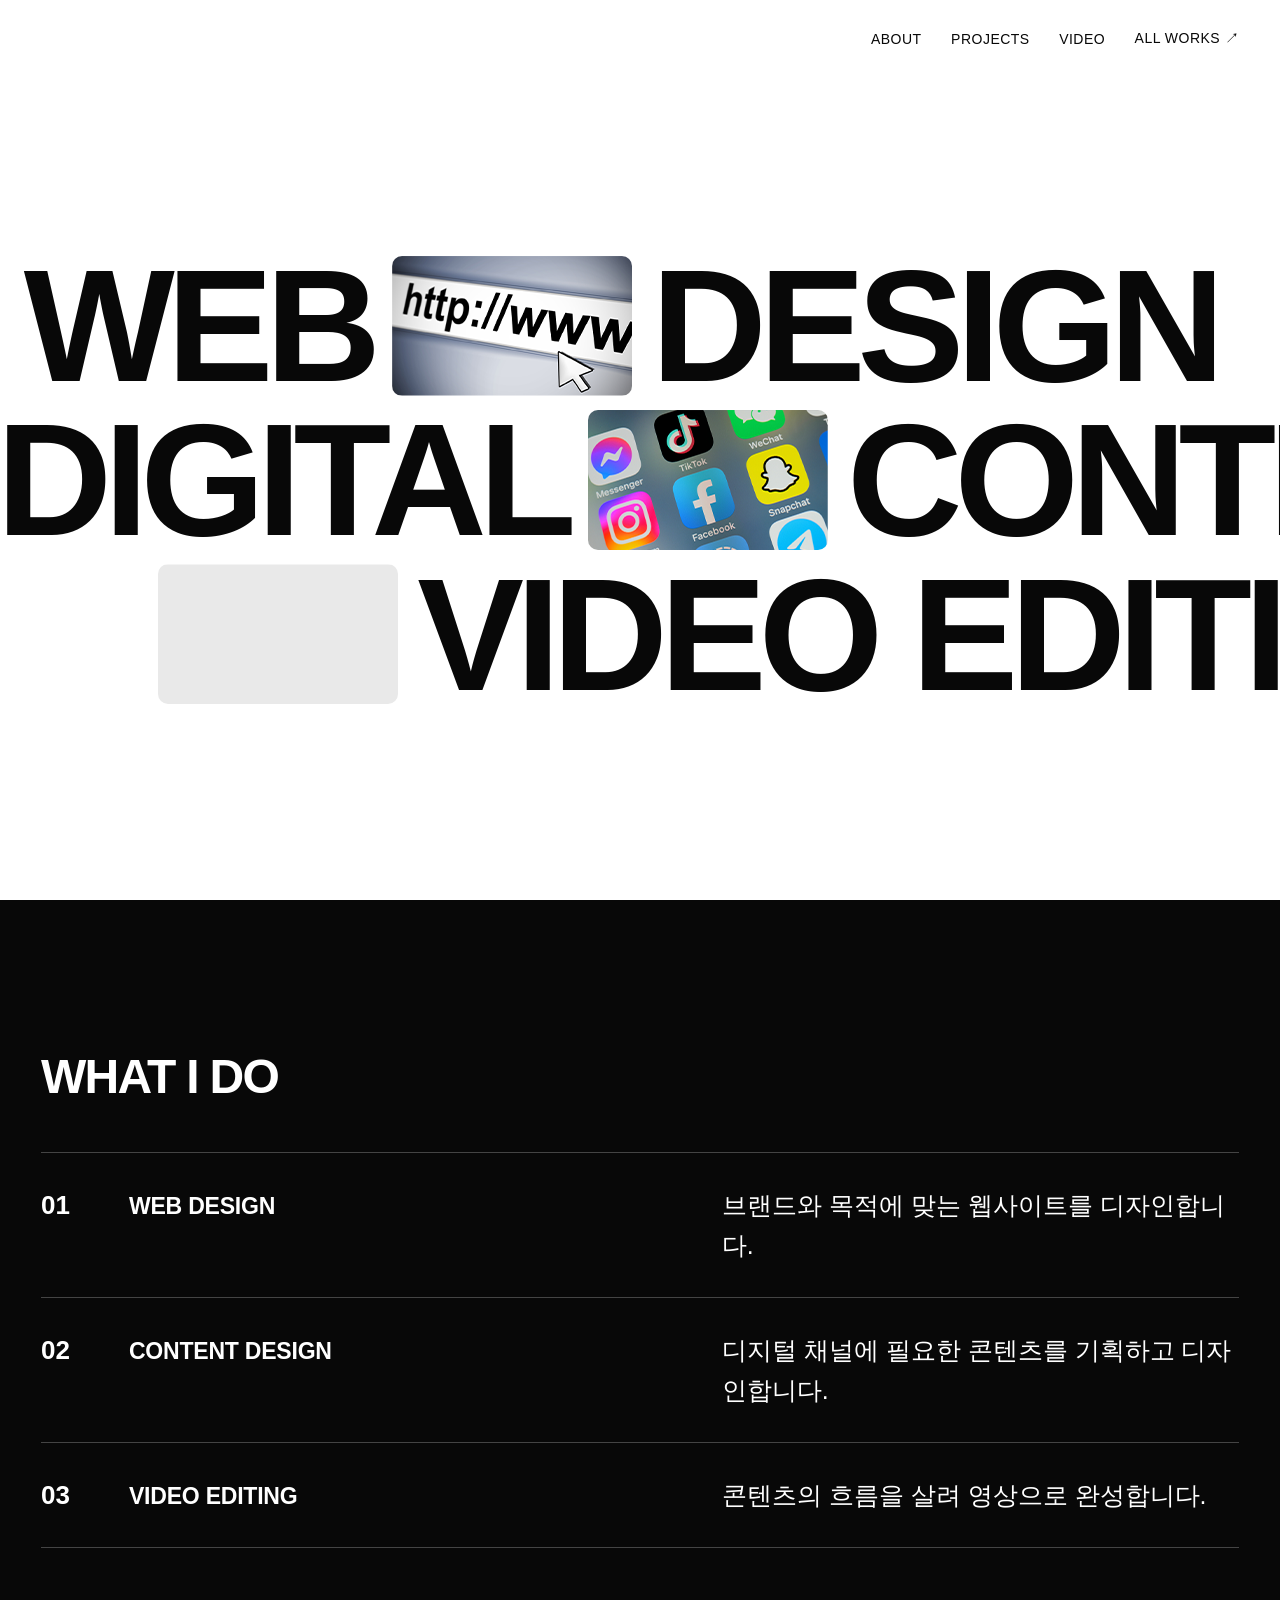
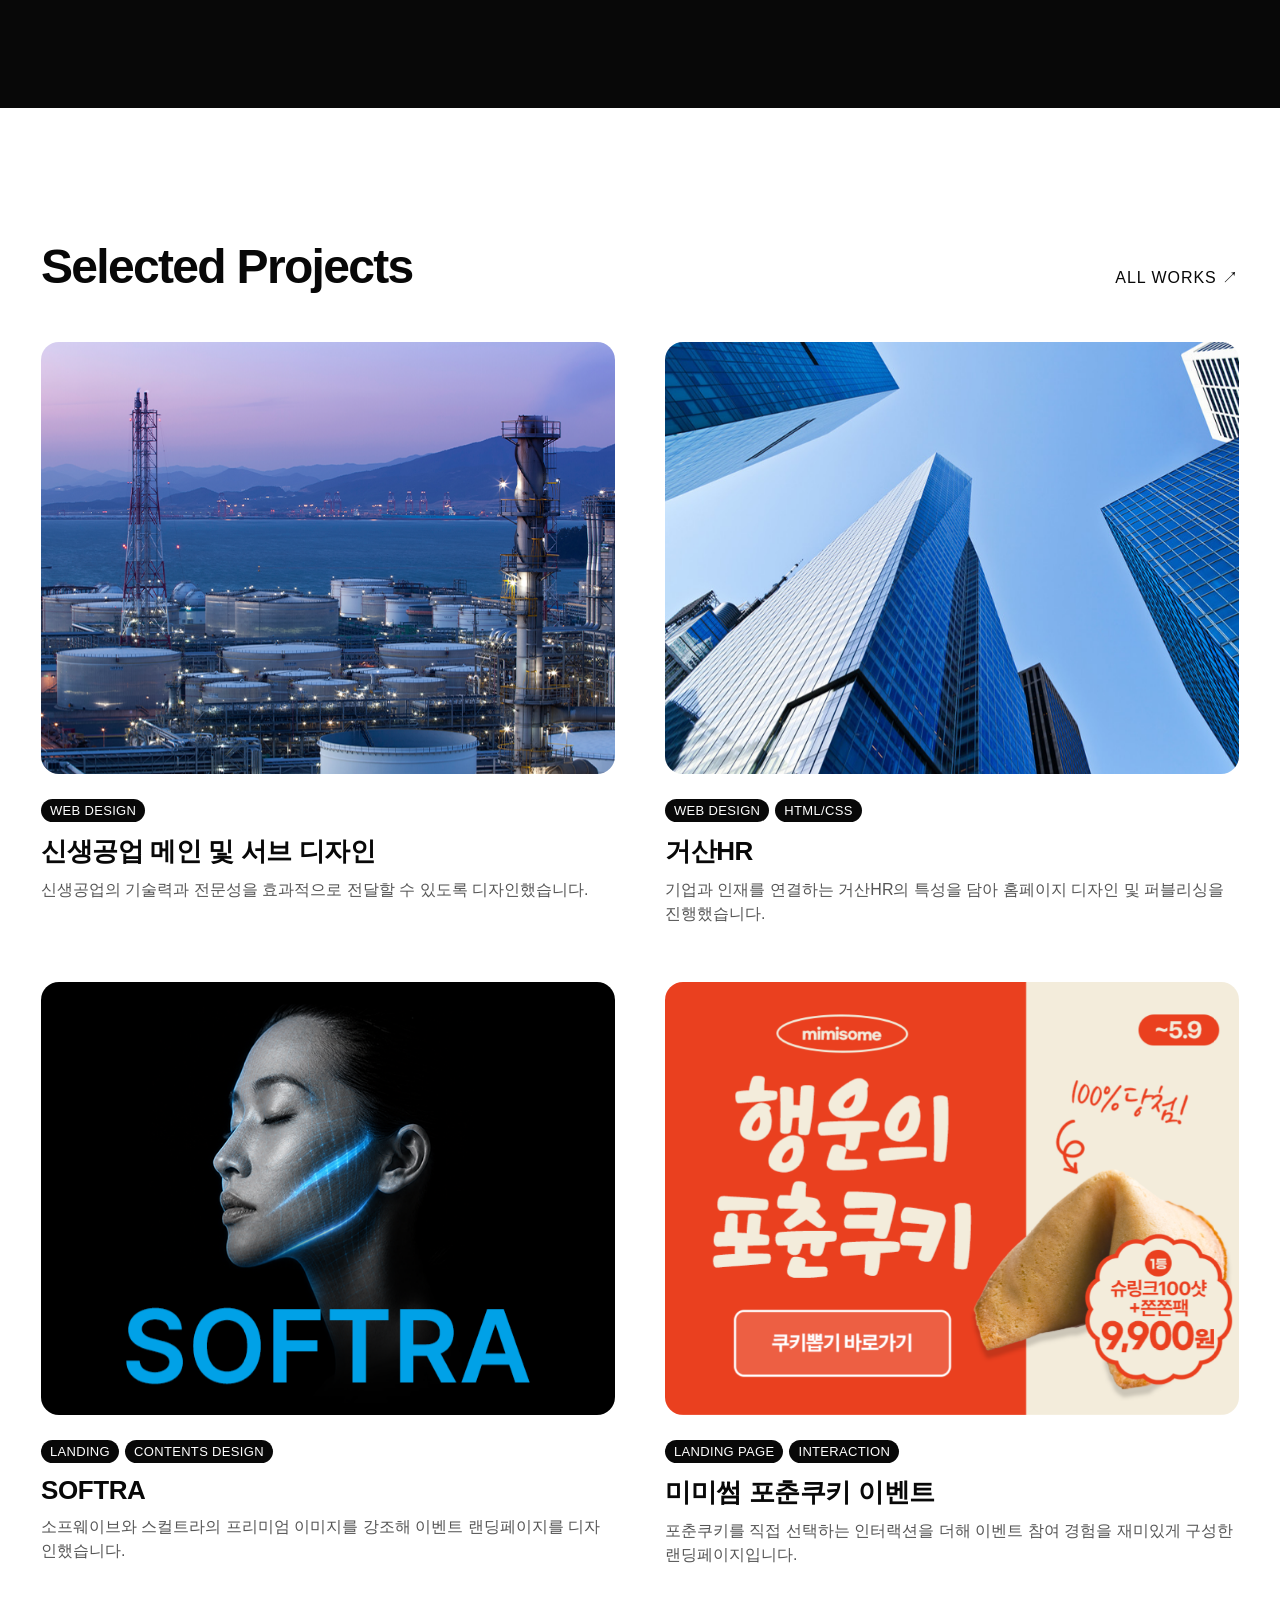
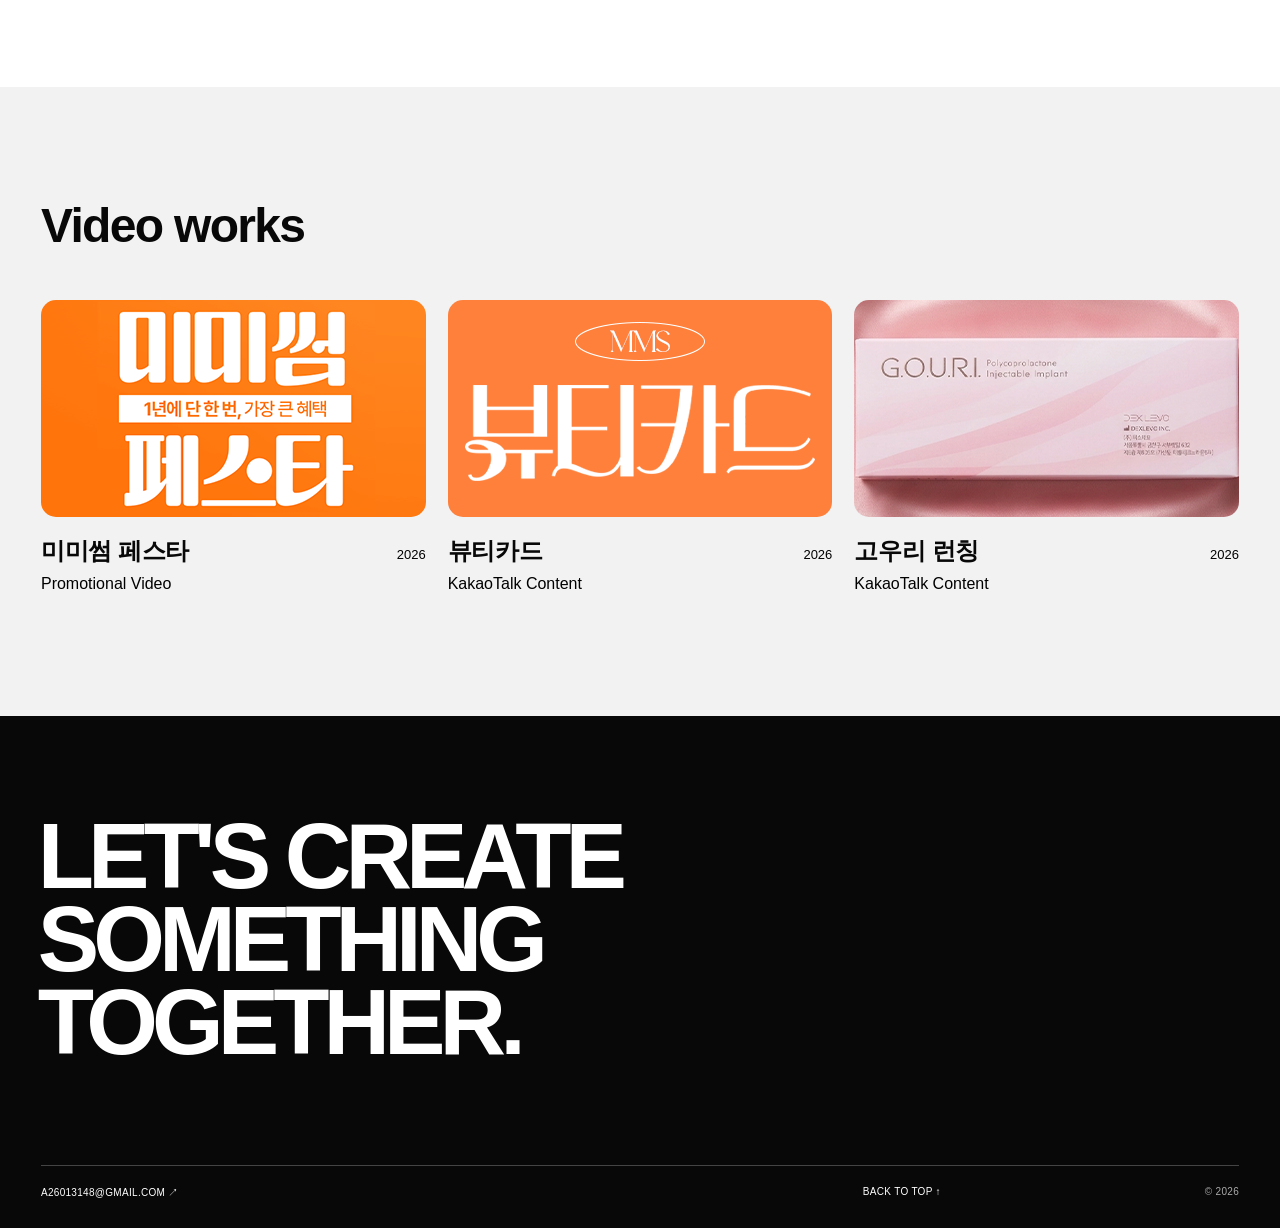
<file: index.html>
<!doctype html>
<html lang="ko">

<head>
  <meta charset="utf-8">
  <meta name="viewport" content="width=device-width, initial-scale=1">
  <meta name="description" content="Web designer portfolio — selected digital and video works.">
  <title>Portfolio — Web Designer</title>
  <link rel="stylesheet" href="css/style.css">
</head>

<body>

<header class="site-header" data-theme="light">
  <nav class="main-nav" aria-label="Main navigation">
    <a href="#services">ABOUT</a>
    <a href="#projects">PROJECTS</a>
    <a href="#video">VIDEO</a>
    <a href="works.html">ALL WORKS <span aria-hidden="true">↗</span></a>
  </nav>
</header>


<main id="top">

  <!-- ========================================
       HERO
  ======================================== -->

  <section class="hero wrap" data-header-theme="light" aria-labelledby="hero-title">
    <h1 class="hero-title" id="hero-title">

      <span class="hero-line hero-line-one">
        <span>WEB</span>
        <span class="media-placeholder hero-image-one">
          <img src="images/main_01.png" alt="">
        </span>
        <span>DESIGN</span>
      </span>

      <span class="hero-line hero-line-two">
        <span>DIGITAL</span>
        <span class="media-placeholder hero-image-two">
          <img src="images/main_02.png" alt="">
        </span>
        <span>CONTENT</span>
      </span>

      <span class="hero-line hero-line-three">
        <span class="media-placeholder hero-image-three">
          <video autoplay muted loop playsinline>
            <source src="images/main03.mp4" type="video/mp4">
          </video>
        </span>
        <span>VIDEO EDITING</span>
      </span>

    </h1>
  </section>


  <!-- ========================================
       WHAT I DO
  ======================================== -->

  <section class="services dark-section" id="services" data-header-theme="dark" aria-labelledby="services-title">
    <div class="wrap">

      <div class="section-heading light-heading">
        <h2 id="services-title">WHAT I DO</h2>
      </div>

      <div class="service-list">

        <article class="service-row">
          <span class="service-number">01</span>
          <h3>WEB DESIGN</h3>
          <p>브랜드와 목적에 맞는 웹사이트를 디자인합니다.</p>
        </article>

        <article class="service-row">
          <span class="service-number">02</span>
          <h3>CONTENT DESIGN</h3>
          <p>디지털 채널에 필요한 콘텐츠를 기획하고 디자인합니다.</p>
        </article>

        <article class="service-row">
          <span class="service-number">03</span>
          <h3>VIDEO EDITING</h3>
          <p>콘텐츠의 흐름을 살려 영상으로 완성합니다.</p>
        </article>

      </div>

    </div>
  </section>


  <!-- ========================================
       SELECTED PROJECTS
  ======================================== -->

  <section class="projects wrap section-space" id="projects" data-header-theme="light" aria-labelledby="projects-title">

    <div class="section-heading" style="margin-top: 20px;">
      <h2 id="projects-title">Selected Projects</h2>
      <a href="works.html" class="projects-view-all">ALL WORKS ↗</a>
    </div>

    <div class="project-grid">

      <!-- PROJECT 01 -->
      <a class="project-card-link" href="project-01.html" aria-label="신생공업 프로젝트 상세 페이지">
        <article class="project-card">
          <div class="project-image">
            <img src="images/project_01.png" alt="신생공업">
          </div>

          <div class="project-meta">
            <ul class="category-list project-category-list" aria-label="Project categories">
              <li class="category-pill">WEB DESIGN</li>
            </ul>

            <h3>신생공업 메인 및 서브 디자인</h3>
            <p class="project-description">신생공업의 기술력과 전문성을 효과적으로 전달할 수 있도록 디자인했습니다.</p>
          </div>
        </article>
      </a>


      <!-- PROJECT 02 -->
      <a class="project-card-link" href="project-02.html" aria-label="거산HR 프로젝트 상세 페이지">
        <article class="project-card">
          <div class="project-image">
            <img src="images/project_02.png" alt="거산HR">
          </div>

          <div class="project-meta">
            <ul class="category-list project-category-list" aria-label="Project categories">
              <li class="category-pill">WEB DESIGN</li>
              <li class="category-pill">HTML/CSS</li>
            </ul>

            <h3>거산HR</h3>
            <p class="project-description">기업과 인재를 연결하는 거산HR의 특성을 담아 홈페이지 디자인 및 퍼블리싱을 진행했습니다.</p>
          </div>
        </article>
      </a>


      <!-- PROJECT 03 -->
      <a class="project-card-link" href="project-03.html" aria-label="SOFTRA 프로젝트 상세 페이지">
        <article class="project-card">
          <div class="project-image">
            <img src="images/project_03.png" alt="소프트라">
          </div>

          <div class="project-meta">
            <ul class="category-list project-category-list" aria-label="Project categories">
              <li class="category-pill">LANDING</li>
              <li class="category-pill">CONTENTS DESIGN</li>
            </ul>

            <h3>SOFTRA</h3>
            <p class="project-description">소프웨이브와 스컬트라의 프리미엄 이미지를 강조해 이벤트 랜딩페이지를 디자인했습니다.</p>
          </div>
        </article>
      </a>


      <!-- PROJECT 04 -->
      <a class="project-card-link" href="project-04.html" aria-label="미미썸 포춘쿠키 이벤트 프로젝트 상세 페이지">
        <article class="project-card">
          <div class="project-image">
            <img src="images/project_04.png" alt="미미썸 포춘쿠키 이벤트">
          </div>

          <div class="project-meta">
            <ul class="category-list project-category-list" aria-label="Project categories">
              <li class="category-pill">LANDING PAGE</li>
              <li class="category-pill">INTERACTION</li>
            </ul>

            <h3>미미썸 포춘쿠키 이벤트</h3>
            <p class="project-description">포춘쿠키를 직접 선택하는 인터랙션을 더해 이벤트 참여 경험을 재미있게 구성한 랜딩페이지입니다.</p>
          </div>
        </article>
      </a>

    </div>
  </section>


  <!-- ========================================
       VIDEO WORKS
  ======================================== -->

  <section class="video-section section-space" id="video" data-header-theme="light" aria-labelledby="video-title">
    <div class="wrap">

      <div class="section-heading">
        <h2 id="video-title">Video works</h2>
      </div>

      <div class="video-grid">

        <!-- VIDEO 01 -->
        <article class="video-card">
          <button class="video-trigger" type="button" data-video-src="videos/video_01.mp4" aria-label="Play video 01">
            <div class="image-placeholder video-thumbnail">
              <img src="images/video_01.png" alt="Video 01 thumbnail">
            </div>
          </button>

          <div class="project-meta">
            <h3>미미썸 페스타</h3>
            <p>Promotional Video</p>
            <time datetime="2026">2026</time>
          </div>
        </article>


        <!-- VIDEO 02 -->
        <article class="video-card">
          <button class="video-trigger" type="button" data-video-src="videos/video_02.mp4" aria-label="Play video 02">
            <div class="image-placeholder video-thumbnail">
              <img src="images/video_02.png" alt="Video 02 thumbnail">
            </div>
          </button>

          <div class="project-meta">
            <h3>뷰티카드</h3>
            <p>KakaoTalk Content</p>
            <time datetime="2026">2026</time>
          </div>
        </article>


        <!-- VIDEO 03 -->
        <article class="video-card">
          <button class="video-trigger" type="button" data-video-src="videos/video_03.mp4" aria-label="Play video 03">
            <div class="image-placeholder video-thumbnail">
              <img src="images/video_03.png" alt="Video 03 thumbnail">
            </div>
          </button>

          <div class="project-meta">
            <h3>고우리 런칭</h3>
            <p>KakaoTalk Content</p>
            <time datetime="2026">2026</time>
          </div>
        </article>

      </div>

    </div>
  </section>

</main>


<!-- ========================================
     FOOTER
======================================== -->

<footer class="contact dark-section" id="contact" data-header-theme="dark">
  <div class="wrap">

    <h2>LET'S CREATE<br>SOMETHING<br>TOGETHER.</h2>

    <div class="footer-bottom">
      <a href="mailto:a26013148@gmail.com">A26013148@GMAIL.COM <span aria-hidden="true">↗</span></a>
      <a href="#top">BACK TO TOP <span aria-hidden="true">↑</span></a>
      <span>© 2026</span>
    </div>

  </div>
</footer>


<!-- ========================================
     VIDEO MODAL
======================================== -->

<div class="video-modal" id="video-modal" role="dialog" aria-modal="true" aria-label="Video player" aria-hidden="true" hidden>
  <video class="video-modal-player" autoplay muted loop playsinline></video>
  <button class="video-modal-close" type="button" aria-label="Close video">×</button>
</div>


<script src="js/main.js"></script>

</body>
</html>
</file>
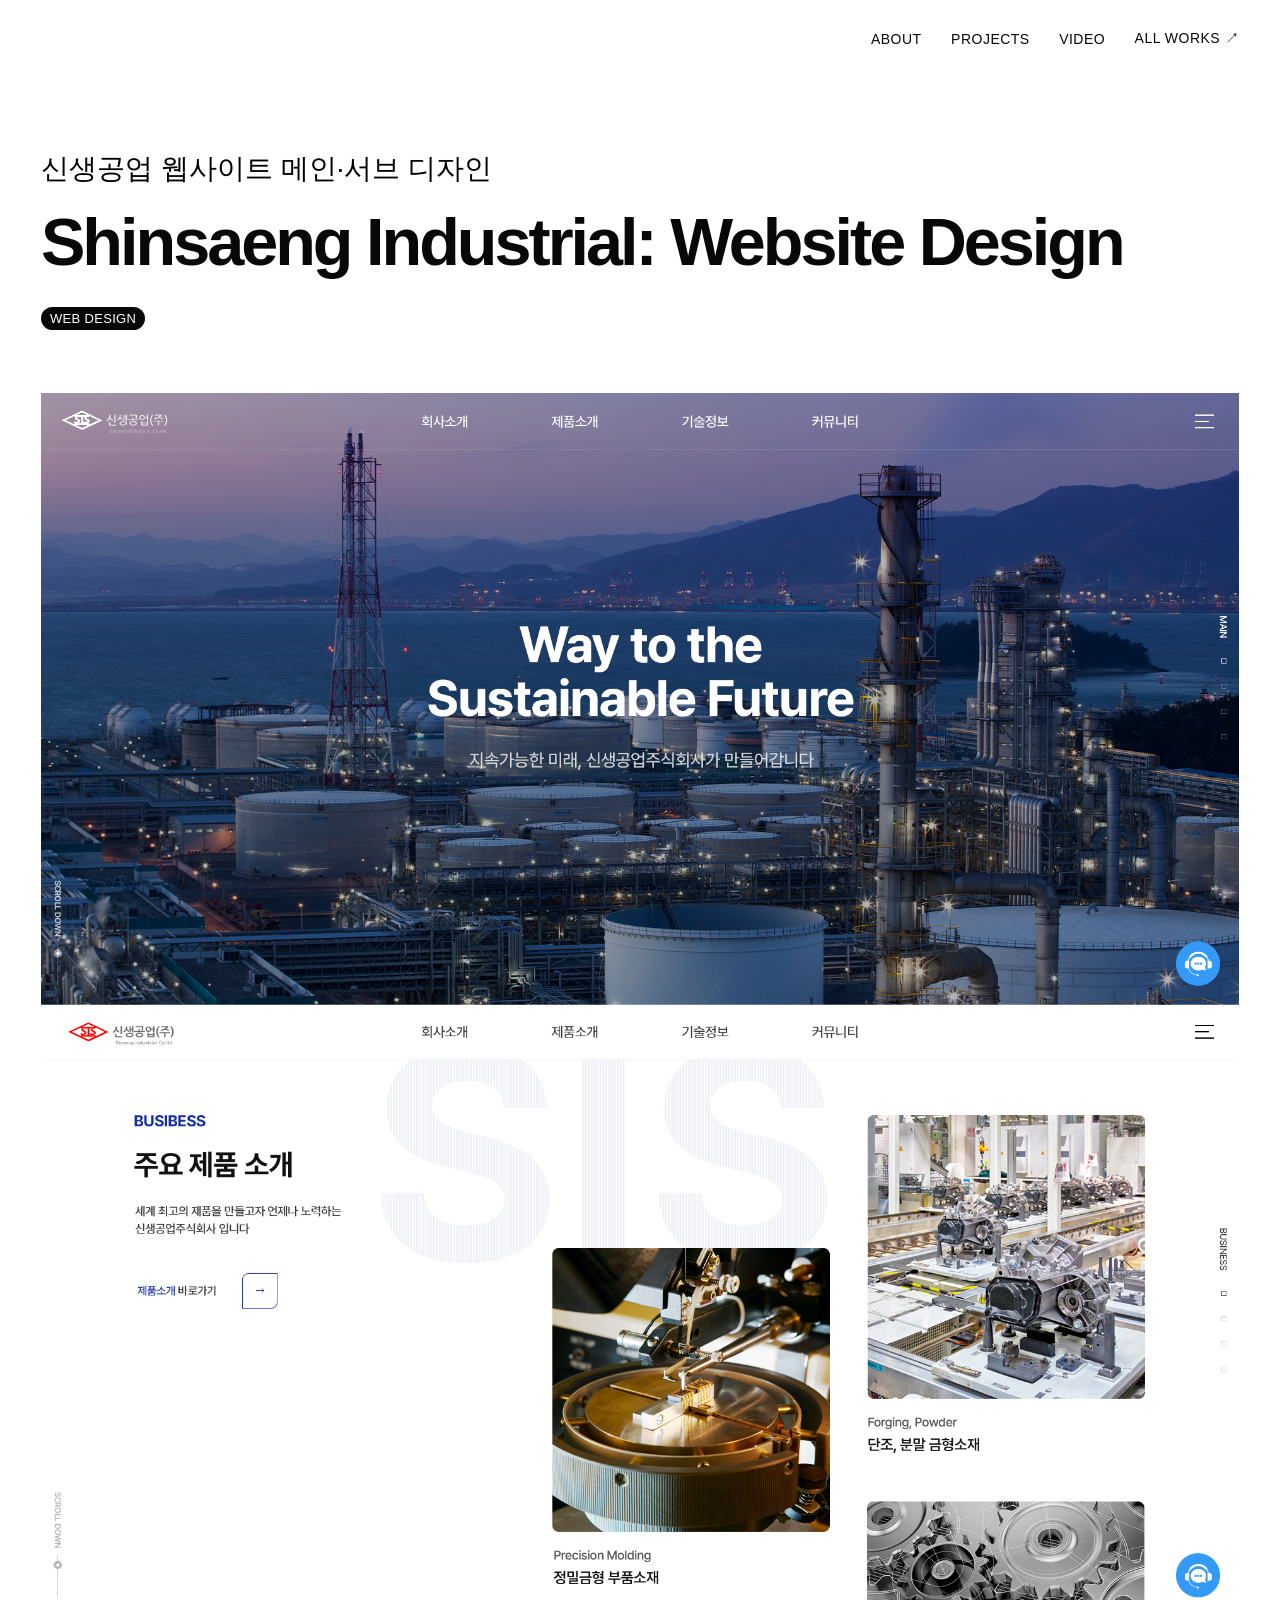
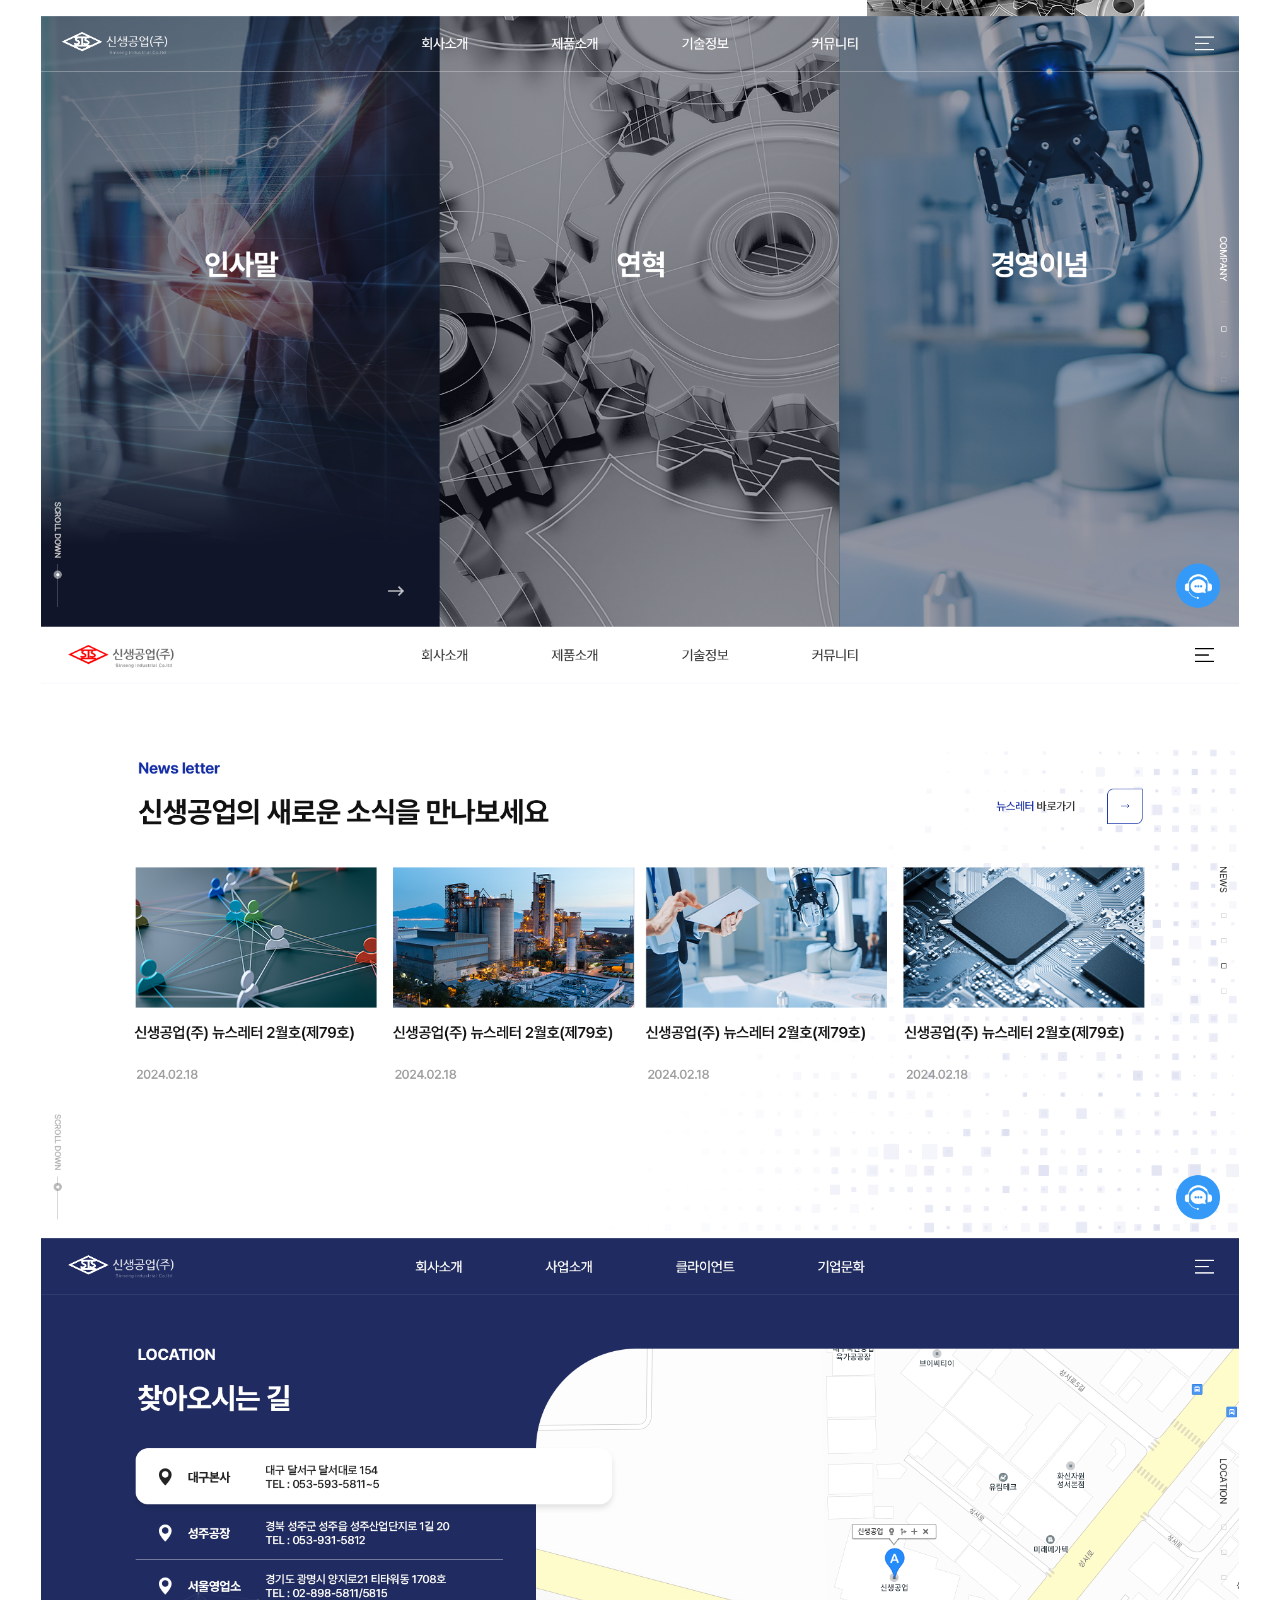
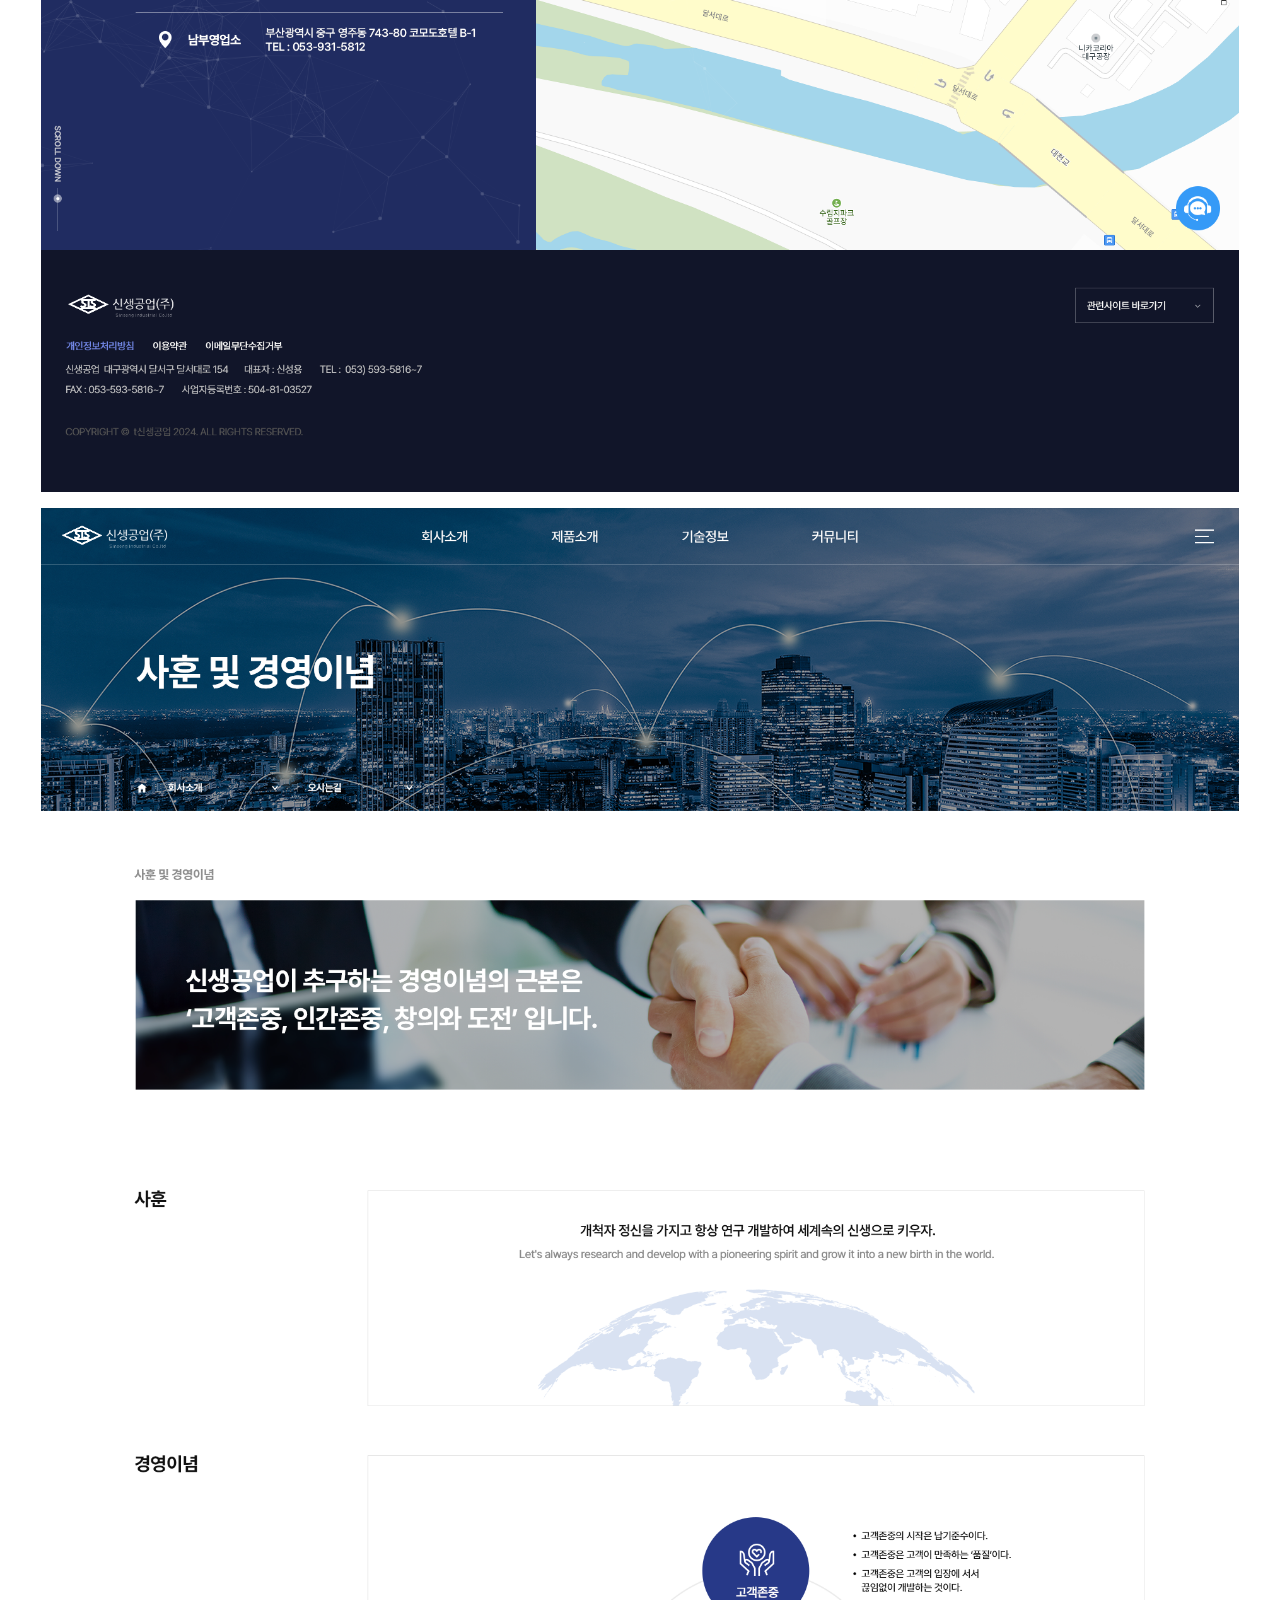
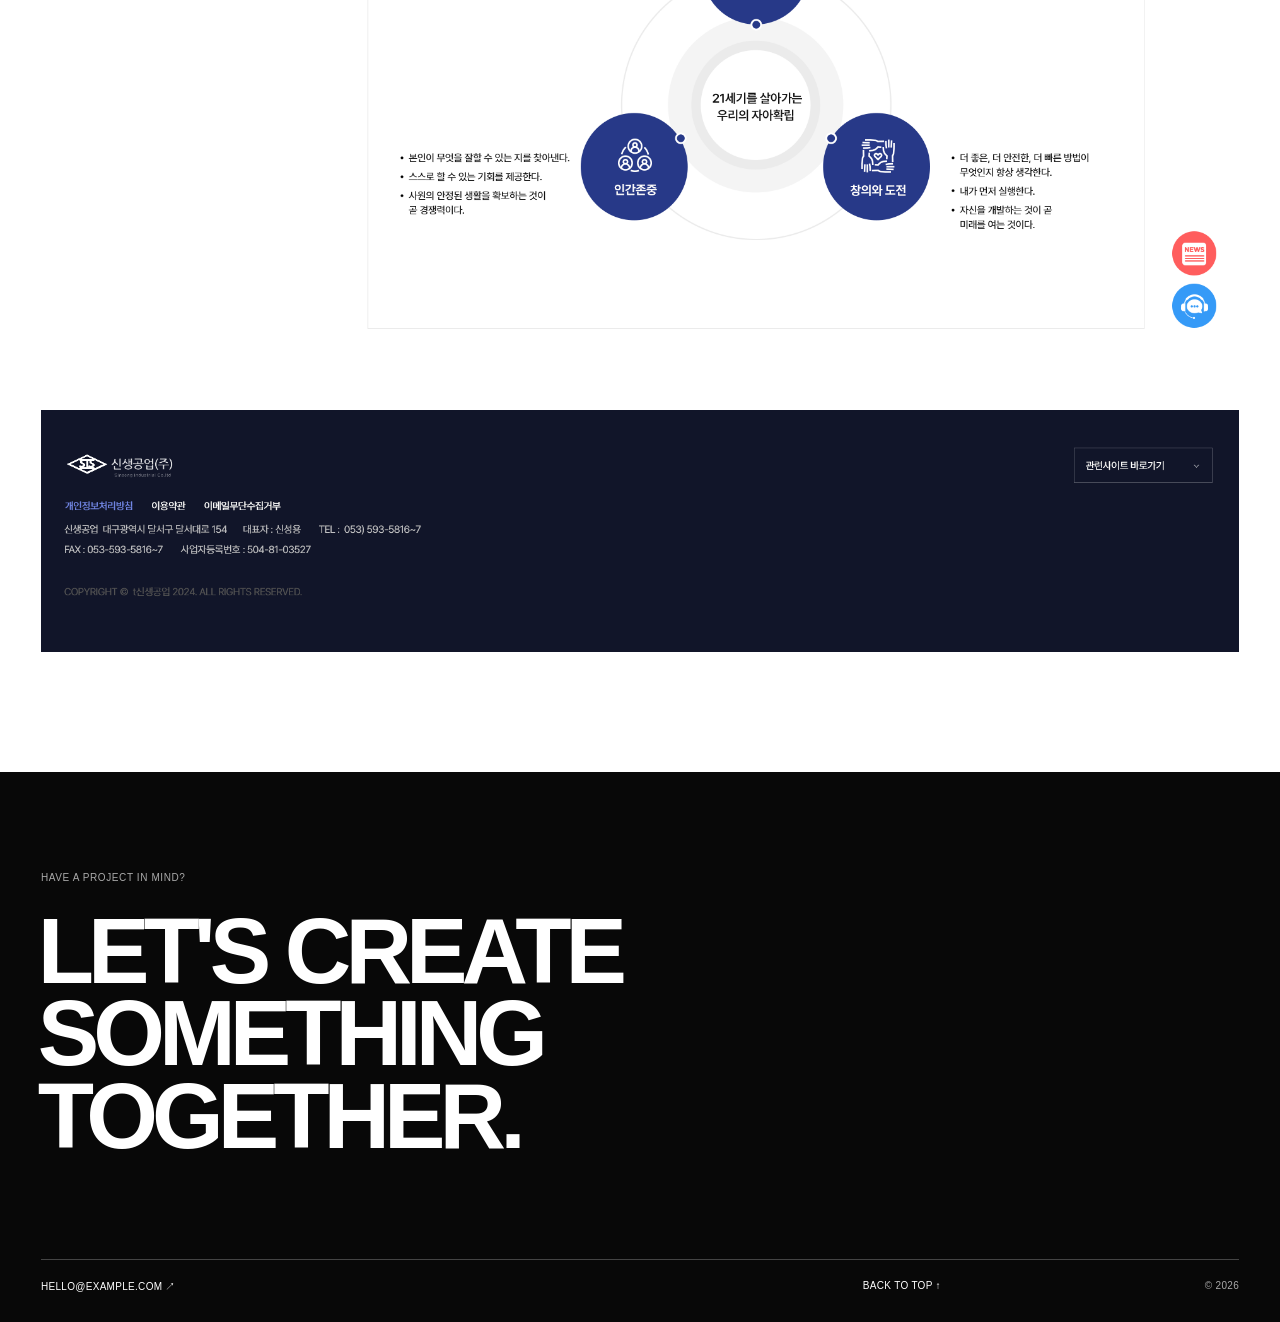
<file: project-01.html>
<!doctype html>
<html lang="ko">
<head>
  <meta charset="utf-8">
  <meta name="viewport" content="width=device-width, initial-scale=1">
  <meta name="description" content="Project detail — web and digital content design.">
  <title>신생공업</title>
  <link rel="stylesheet" href="css/style.css">
</head>
<body>
  <header class="site-header" data-theme="light">
    <nav class="main-nav" aria-label="Main navigation">
      <a href="index.html#services">ABOUT</a>
      <a href="index.html#projects">PROJECTS</a>
      <a href="index.html#video">VIDEO</a>
      <a href="works.html">ALL WORKS <span aria-hidden="true">↗</span></a>
    </nav>
  </header>

  <main id="top">
    <section class="project-detail-intro wrap" data-header-theme="light" aria-labelledby="project-title">
      <p class="project-detail-description">신생공업 웹사이트 메인·서브 디자인</p>
      <h1 class="project-detail-title" id="project-title">Shinsaeng Industrial: Website Design</h1>
      <div class="project-detail-meta">
        <ul class="category-list" aria-label="Project categories">
          <li class="category-pill">WEB DESIGN</li>
        </ul>
      </div>
    </section>

    <!-- Replace each image src with a file path in images/. Image ratios follow each source file. -->
    <!-- PROJECT DETAIL IMAGES -->
      <section
        class="project-detail-cover wrap"
        data-header-theme="light"
        aria-label="Main project image"
      >
        <figure class="project-detail-image-block">
          <img
            class="project-detail-image"
            src="images/web_ss_01.png"
            alt="신생공업 홈페이지 메인 디자인"
          >
        </figure>
      </section>

      <section
        class="project-detail-gallery wrap"
        data-header-theme="light"
        aria-label="Project images"
      >
        <figure class="project-detail-image-block">
          <img
            class="project-detail-image"
            src="images/web_ss_02.png"
            alt="신생공업 홈페이지 서브페이지 디자인"
          >
        </figure>
      </section>
  </main>

  <footer class="contact dark-section" id="contact" data-header-theme="dark">
    <div class="wrap">
      <p class="contact-label">HAVE A PROJECT IN MIND?</p>
      <h2>LET'S CREATE<br>SOMETHING<br>TOGETHER.</h2>
      <div class="footer-bottom">
        <a href="mailto:hello@example.com">HELLO@EXAMPLE.COM <span aria-hidden="true">↗</span></a>
        <a href="#top">BACK TO TOP <span aria-hidden="true">↑</span></a>
        <span>© 2026</span>
      </div>
    </div>
  </footer>

  <script src="js/main.js"></script>
</body>
</html>
</file>
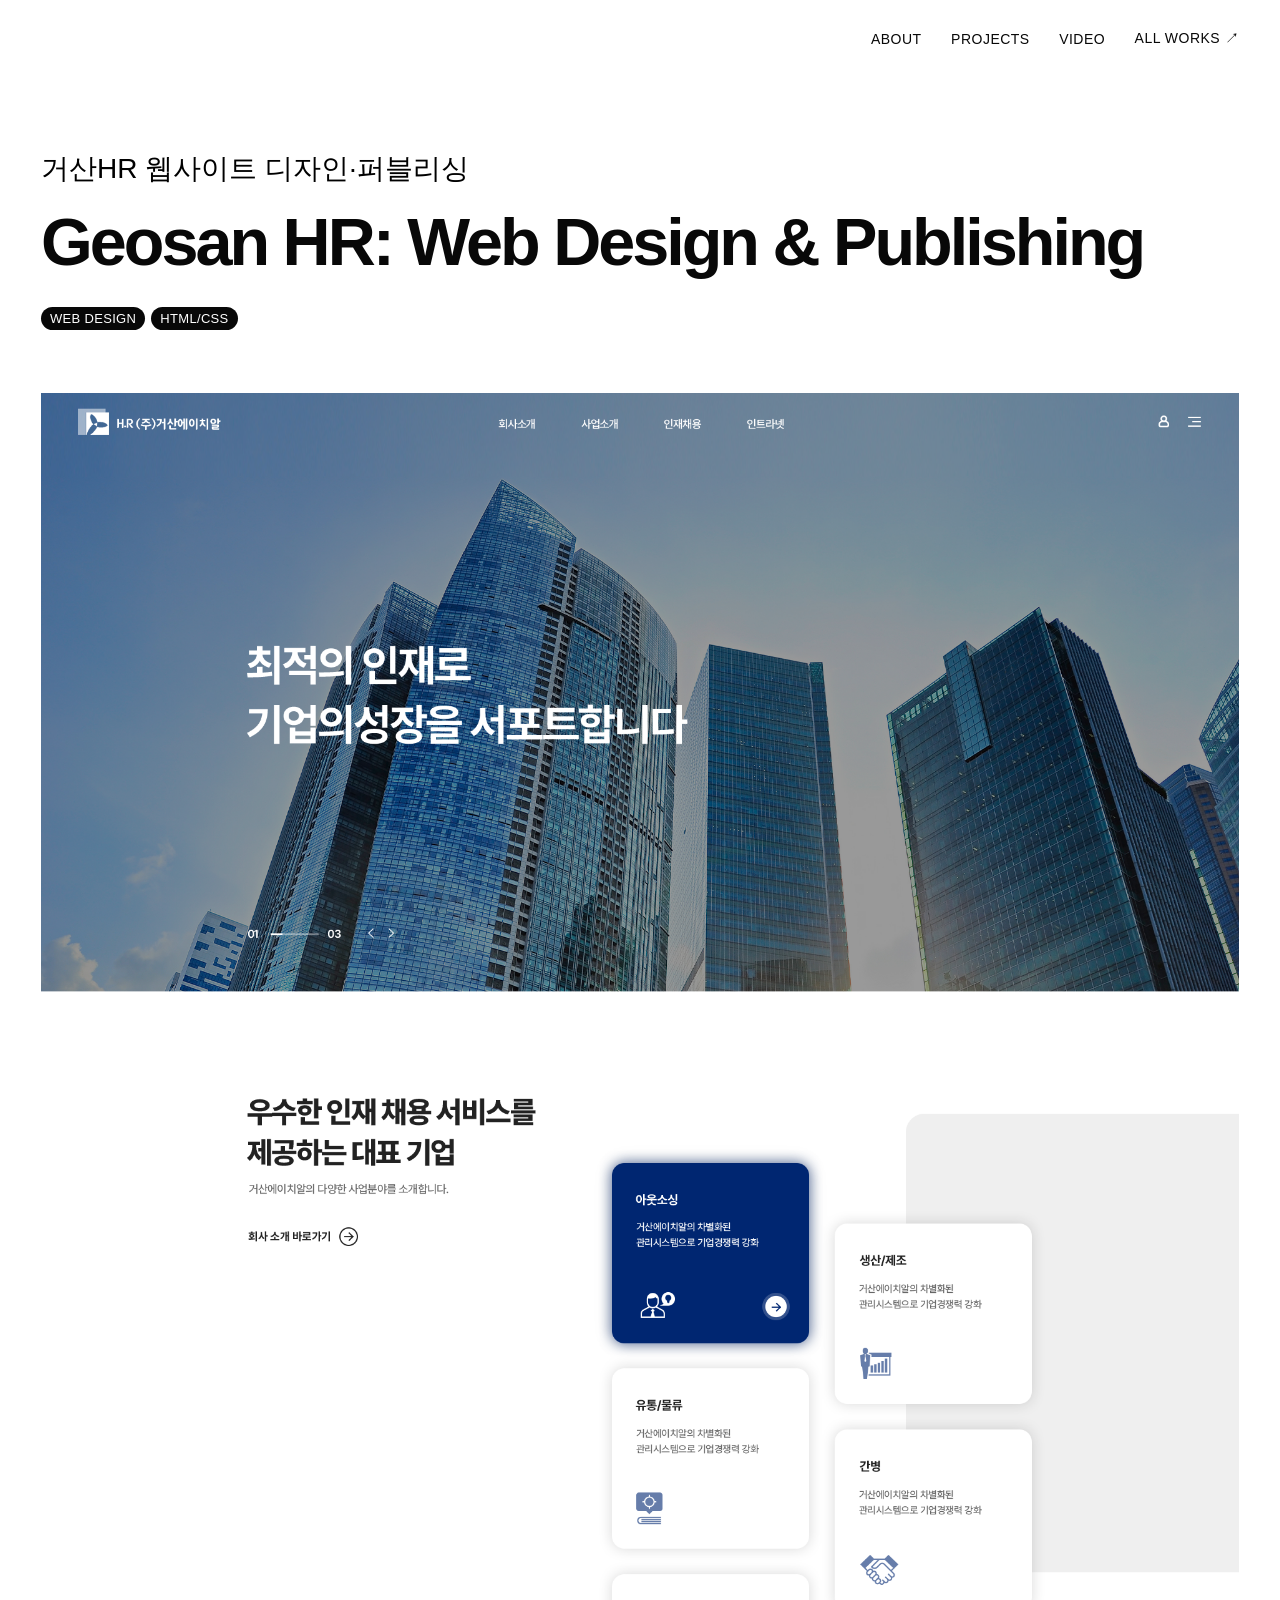
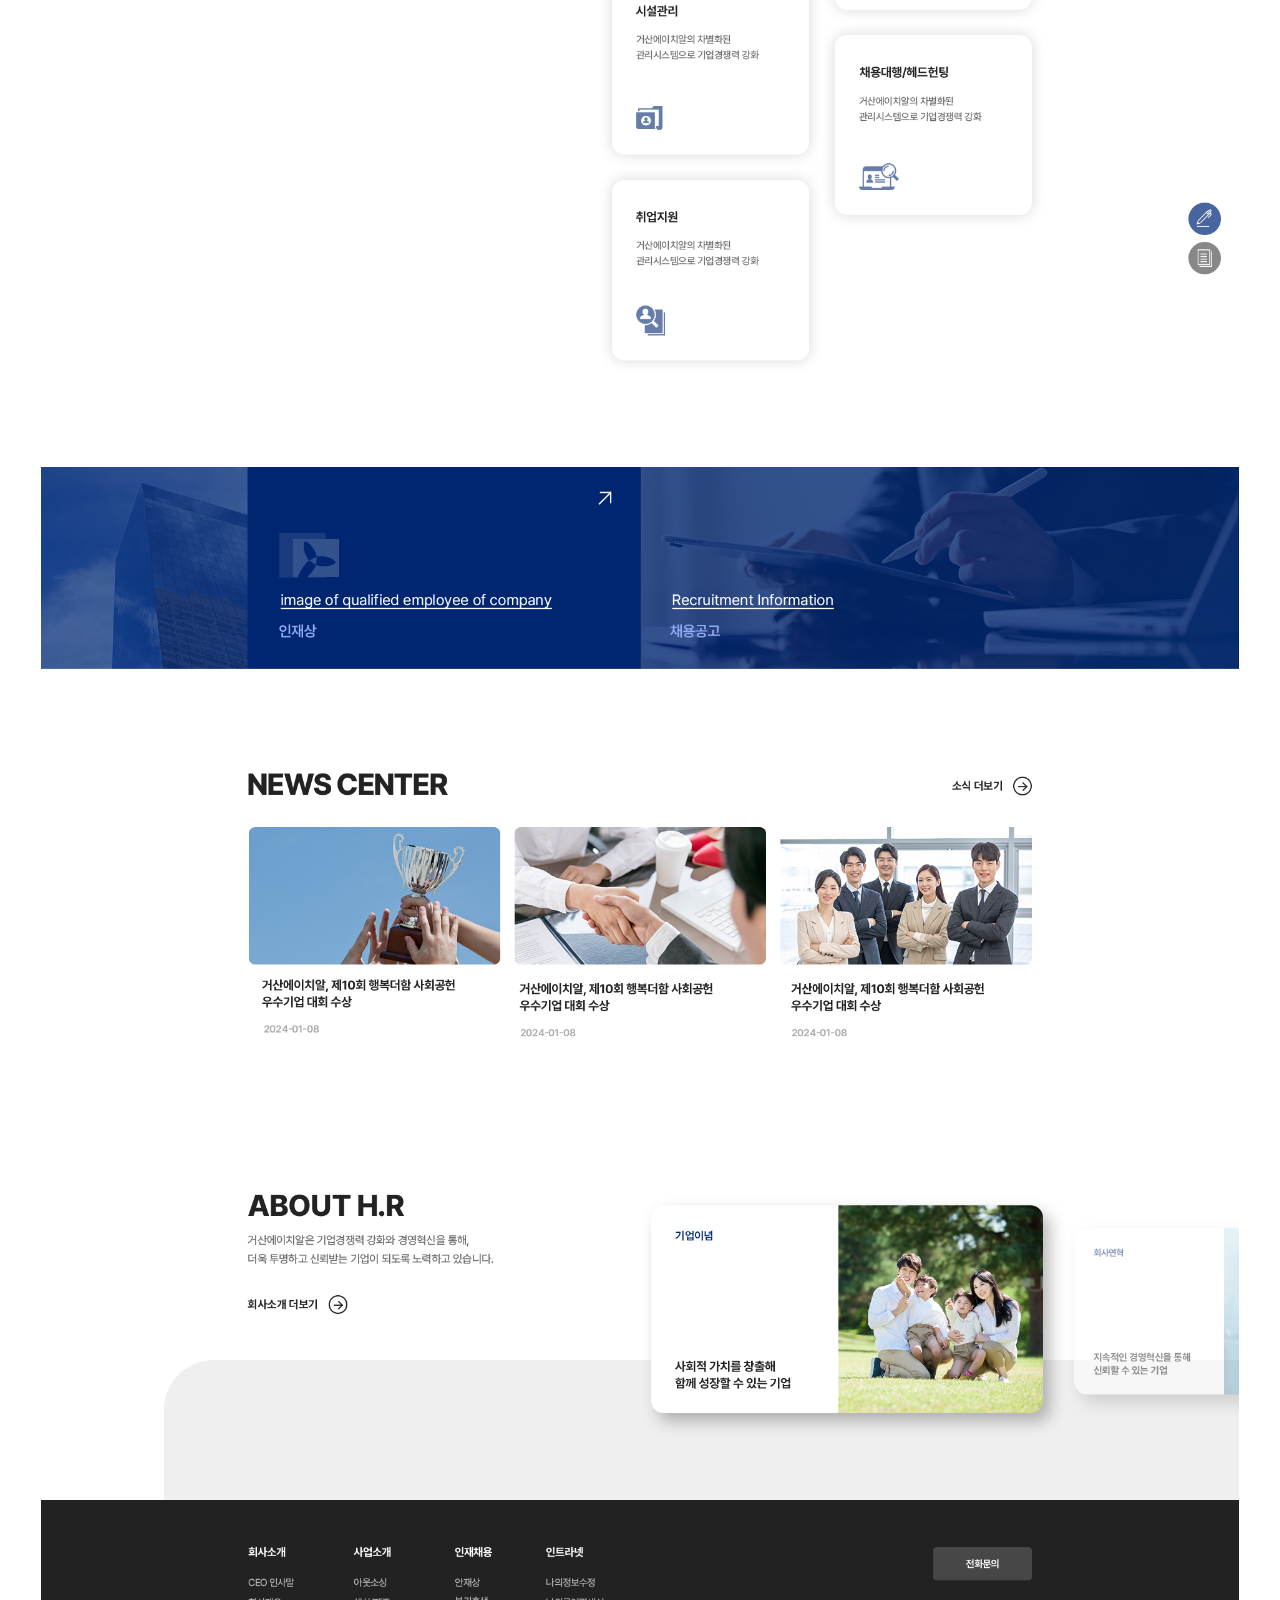
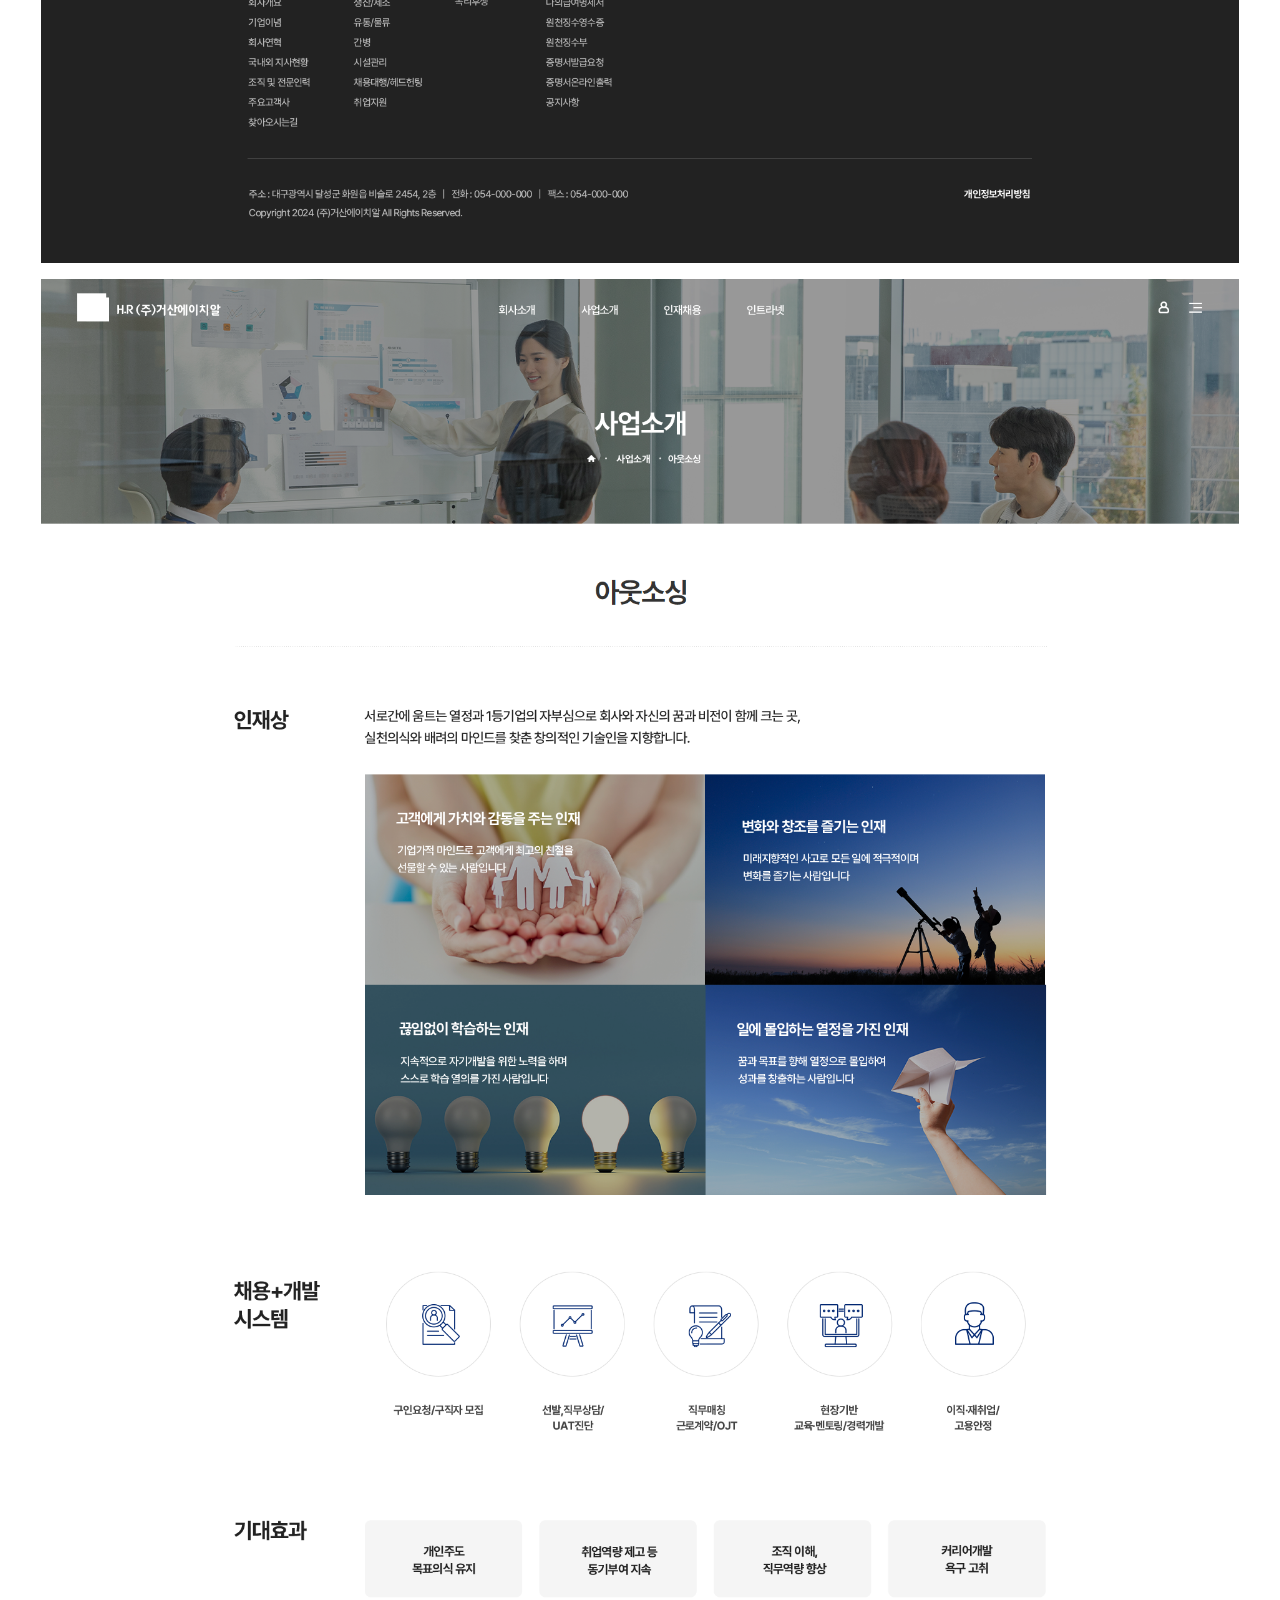
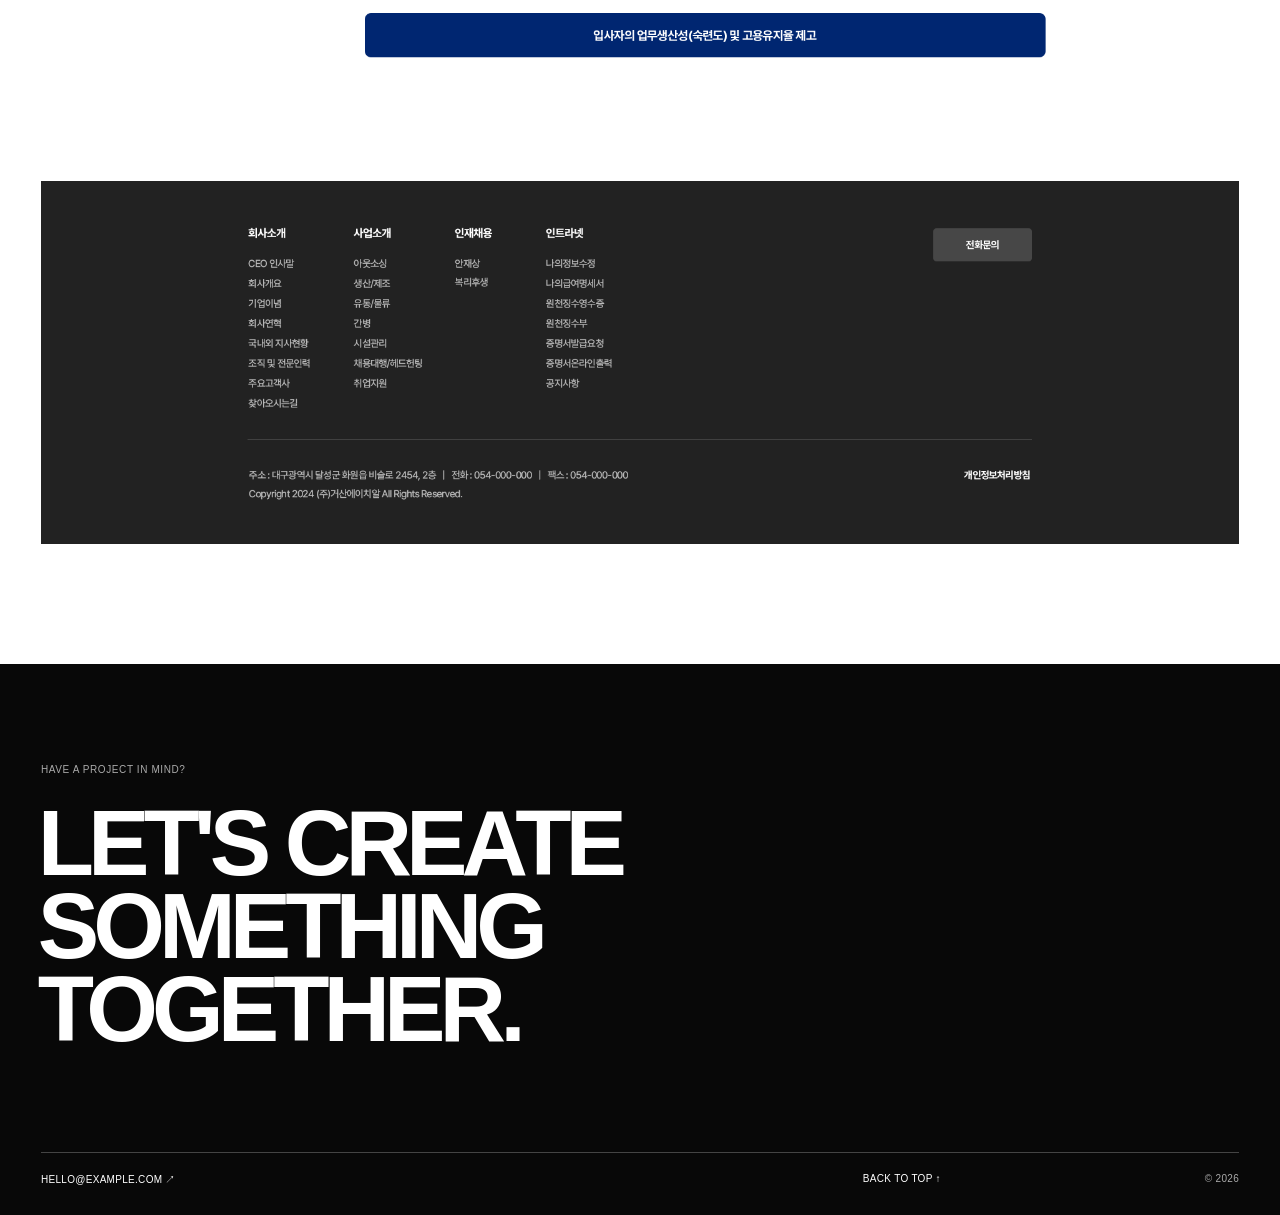
<file: project-02.html>
<!doctype html>
<html lang="ko">
<head>
  <meta charset="utf-8">
  <meta name="viewport" content="width=device-width, initial-scale=1">
  <meta name="description" content="Project detail — web and digital content design.">
  <title>거산HR</title>
  <link rel="stylesheet" href="css/style.css">
</head>
<body>
  <header class="site-header" data-theme="light">
    <nav class="main-nav" aria-label="Main navigation">
      <a href="index.html#services">ABOUT</a>
      <a href="index.html#projects">PROJECTS</a>
      <a href="index.html#video">VIDEO</a>
      <a href="works.html">ALL WORKS <span aria-hidden="true">↗</span></a>
    </nav>
  </header>

  <main id="top">
    <section class="project-detail-intro wrap" data-header-theme="light" aria-labelledby="project-title">
      <p class="project-detail-description">거산HR 웹사이트 디자인·퍼블리싱</p>
      <h1 class="project-detail-title" id="project-title">Geosan HR: Web Design & Publishing</h1>
      <div class="project-detail-meta">
        <ul class="category-list" aria-label="Project categories">
          <li class="category-pill">WEB DESIGN</li>
          <li class="category-pill">HTML/CSS</li>
        </ul>
      </div>
    </section>

    <!-- Replace each image src with a file path in images/. Image ratios follow each source file. -->
    <!-- PROJECT DETAIL IMAGES -->
      <section
        class="project-detail-cover wrap"
        data-header-theme="light"
        aria-label="Main project image"
      >
        <figure class="project-detail-image-block">
          <img
            class="project-detail-image"
            src="images/web_gs_01.png"
            alt="거산HR 홈페이지 메인 디자인"
          >
        </figure>
      </section>

      <section
        class="project-detail-gallery wrap"
        data-header-theme="light"
        aria-label="Project images"
      >
        <figure class="project-detail-image-block">
          <img
            class="project-detail-image"
            src="images/web_gs_02.png"
            alt="거산HR 홈페이지 서브페이지 디자인"
          >
        </figure>
      </section>
  </main>

  <footer class="contact dark-section" id="contact" data-header-theme="dark">
    <div class="wrap">
      <p class="contact-label">HAVE A PROJECT IN MIND?</p>
      <h2>LET'S CREATE<br>SOMETHING<br>TOGETHER.</h2>
      <div class="footer-bottom">
        <a href="mailto:hello@example.com">HELLO@EXAMPLE.COM <span aria-hidden="true">↗</span></a>
        <a href="#top">BACK TO TOP <span aria-hidden="true">↑</span></a>
        <span>© 2026</span>
      </div>
    </div>
  </footer>

  <script src="js/main.js"></script>
</body>
</html>
</file>
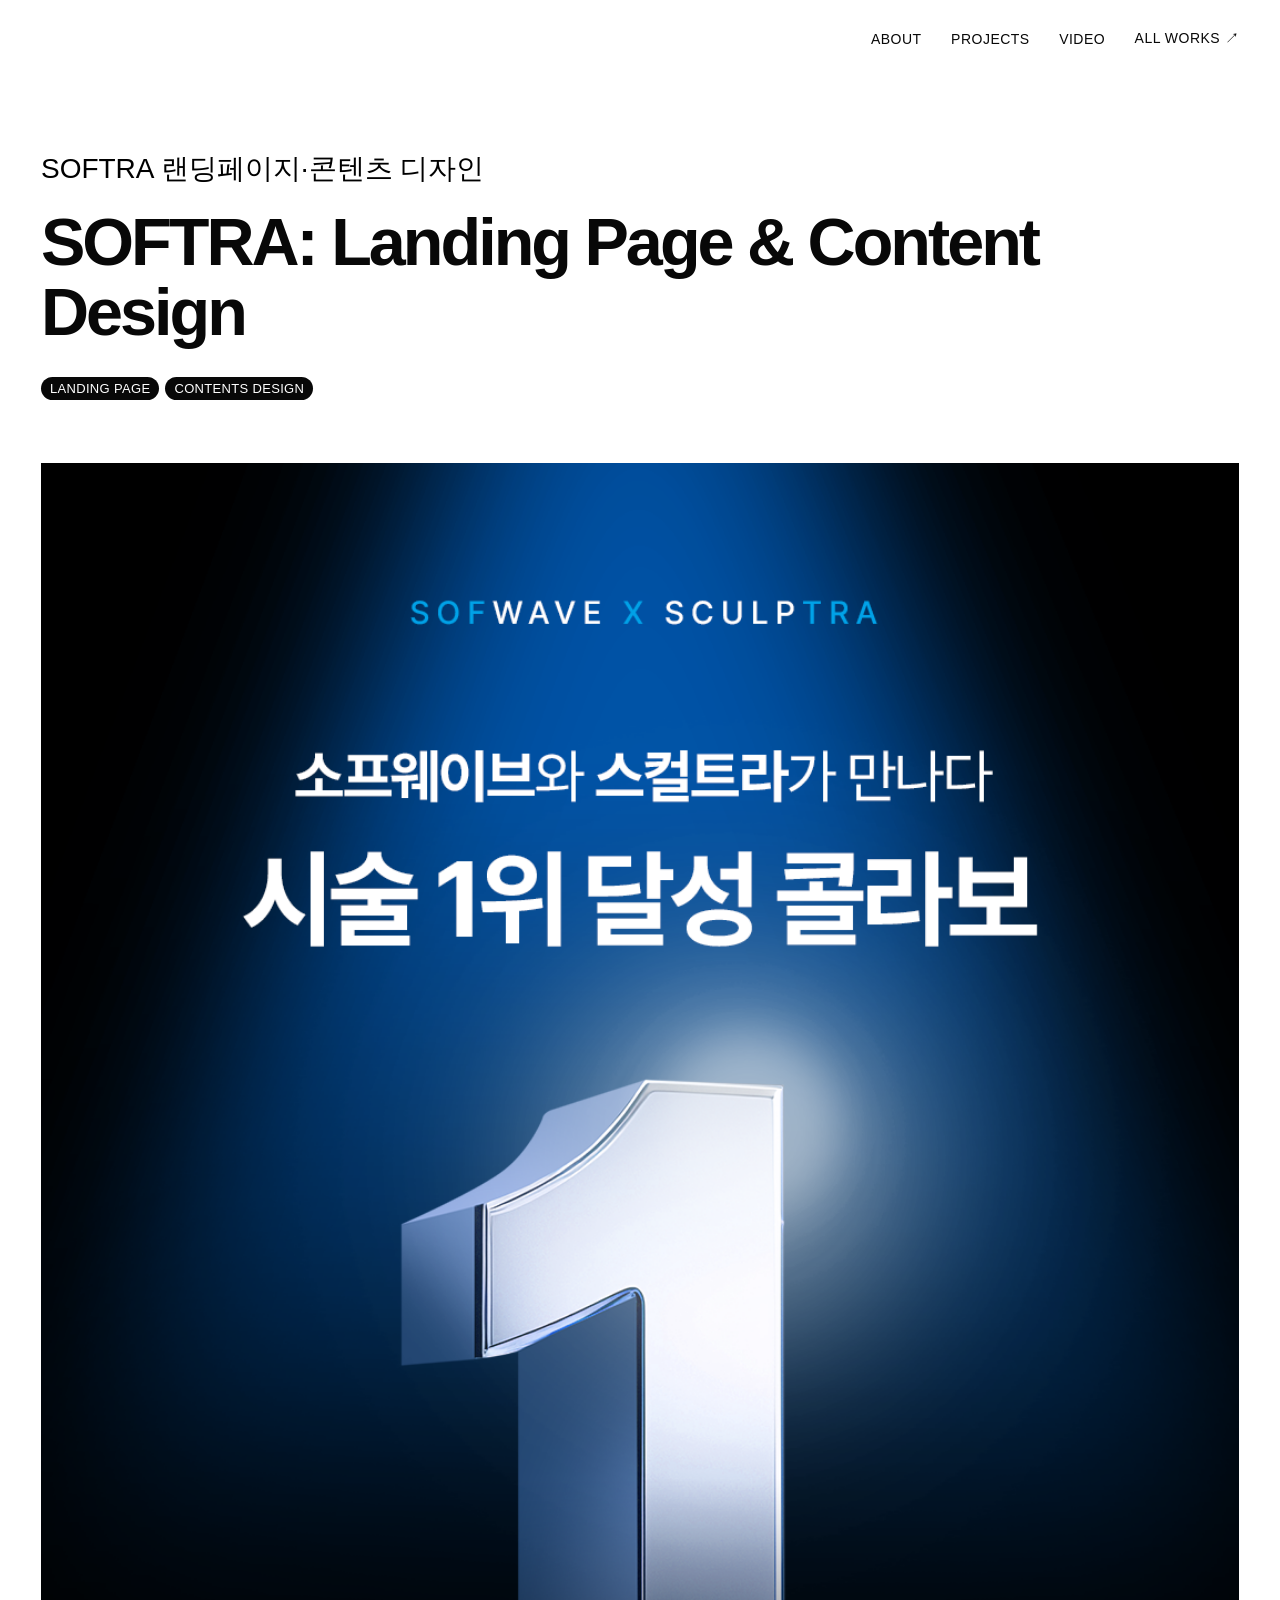
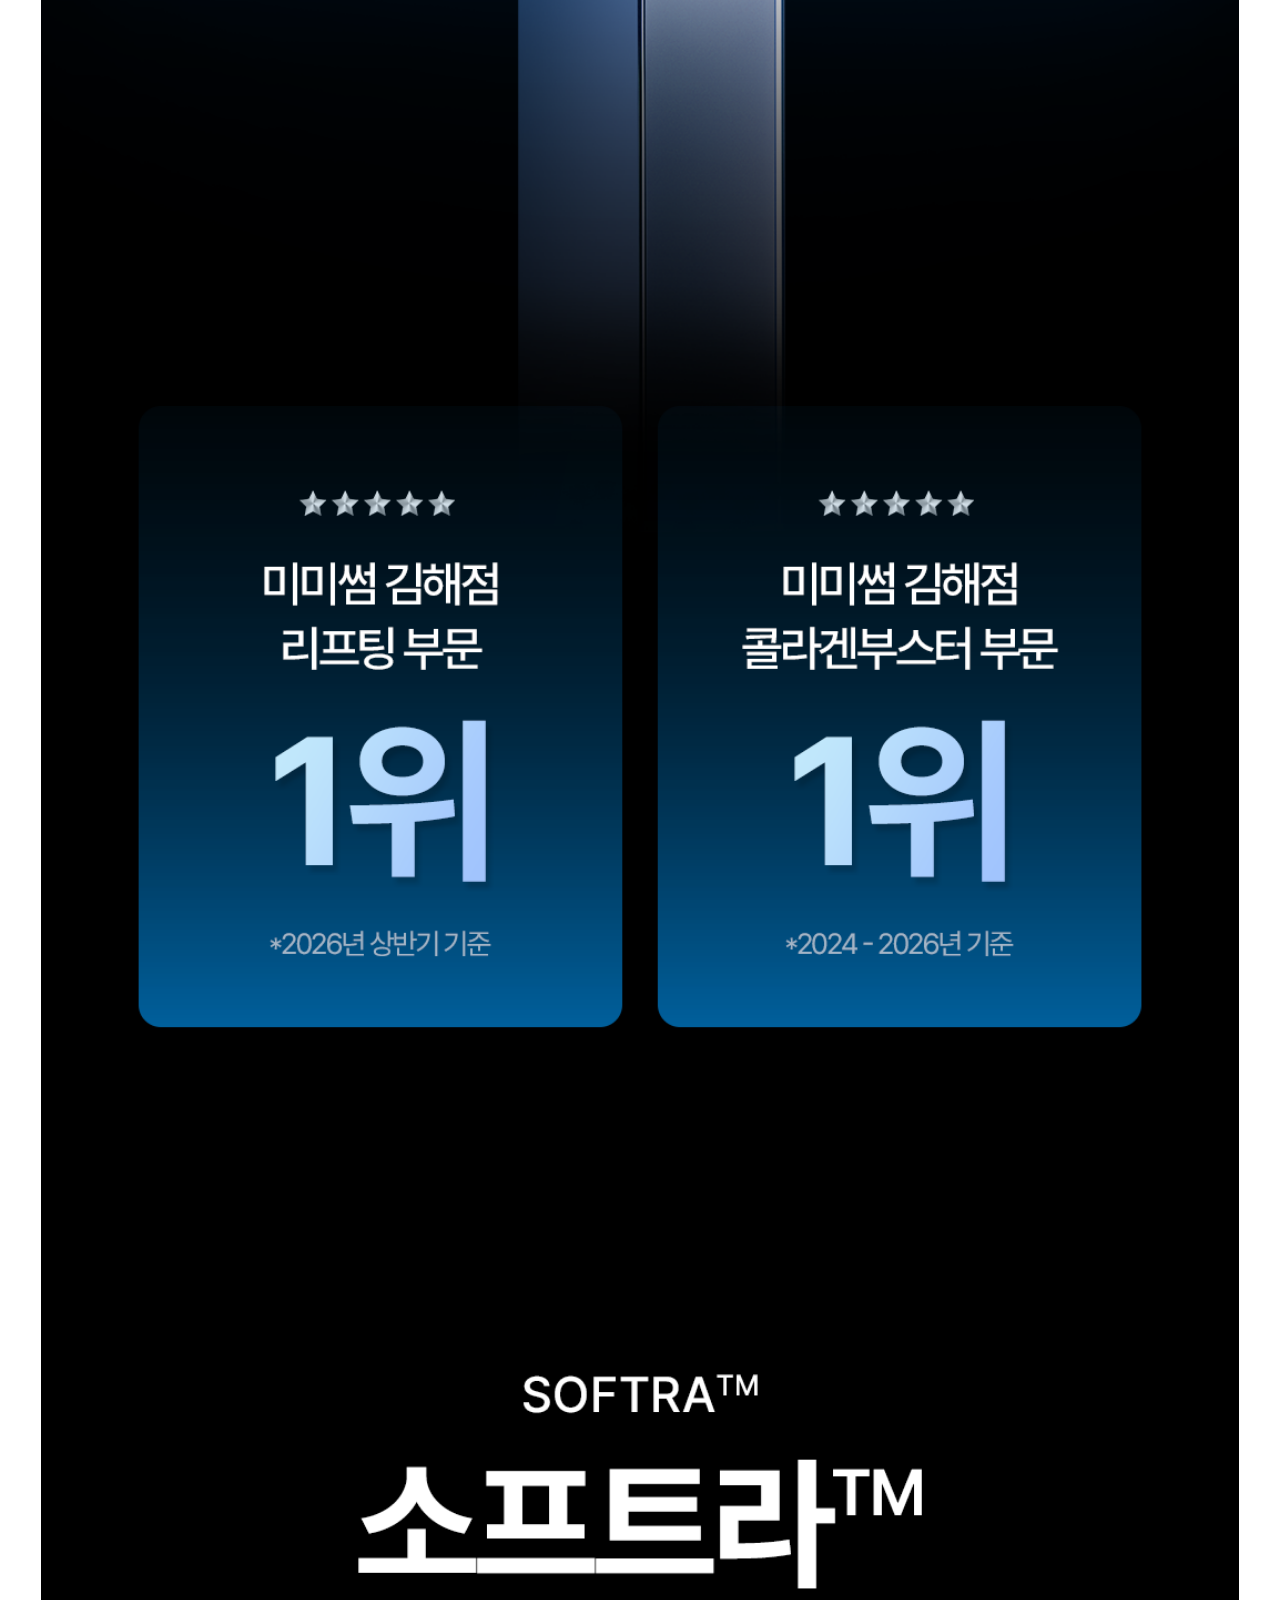
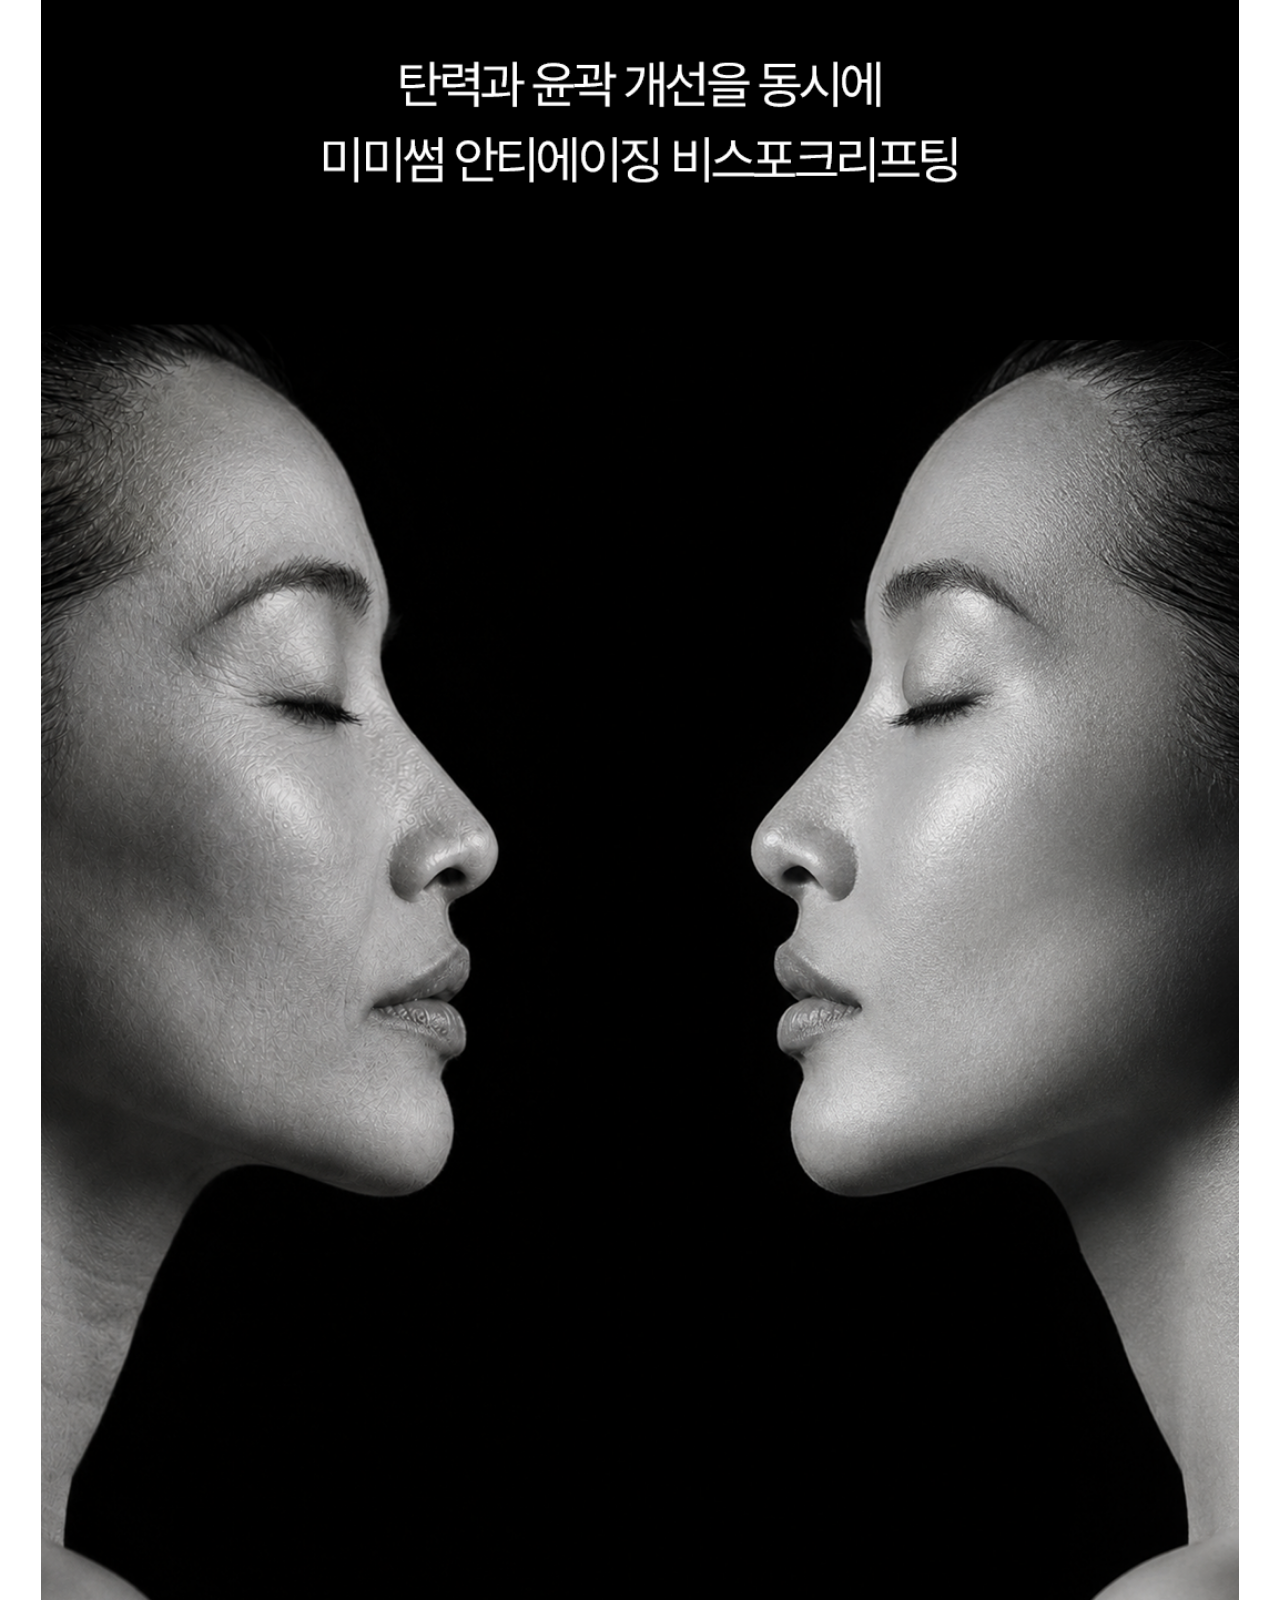
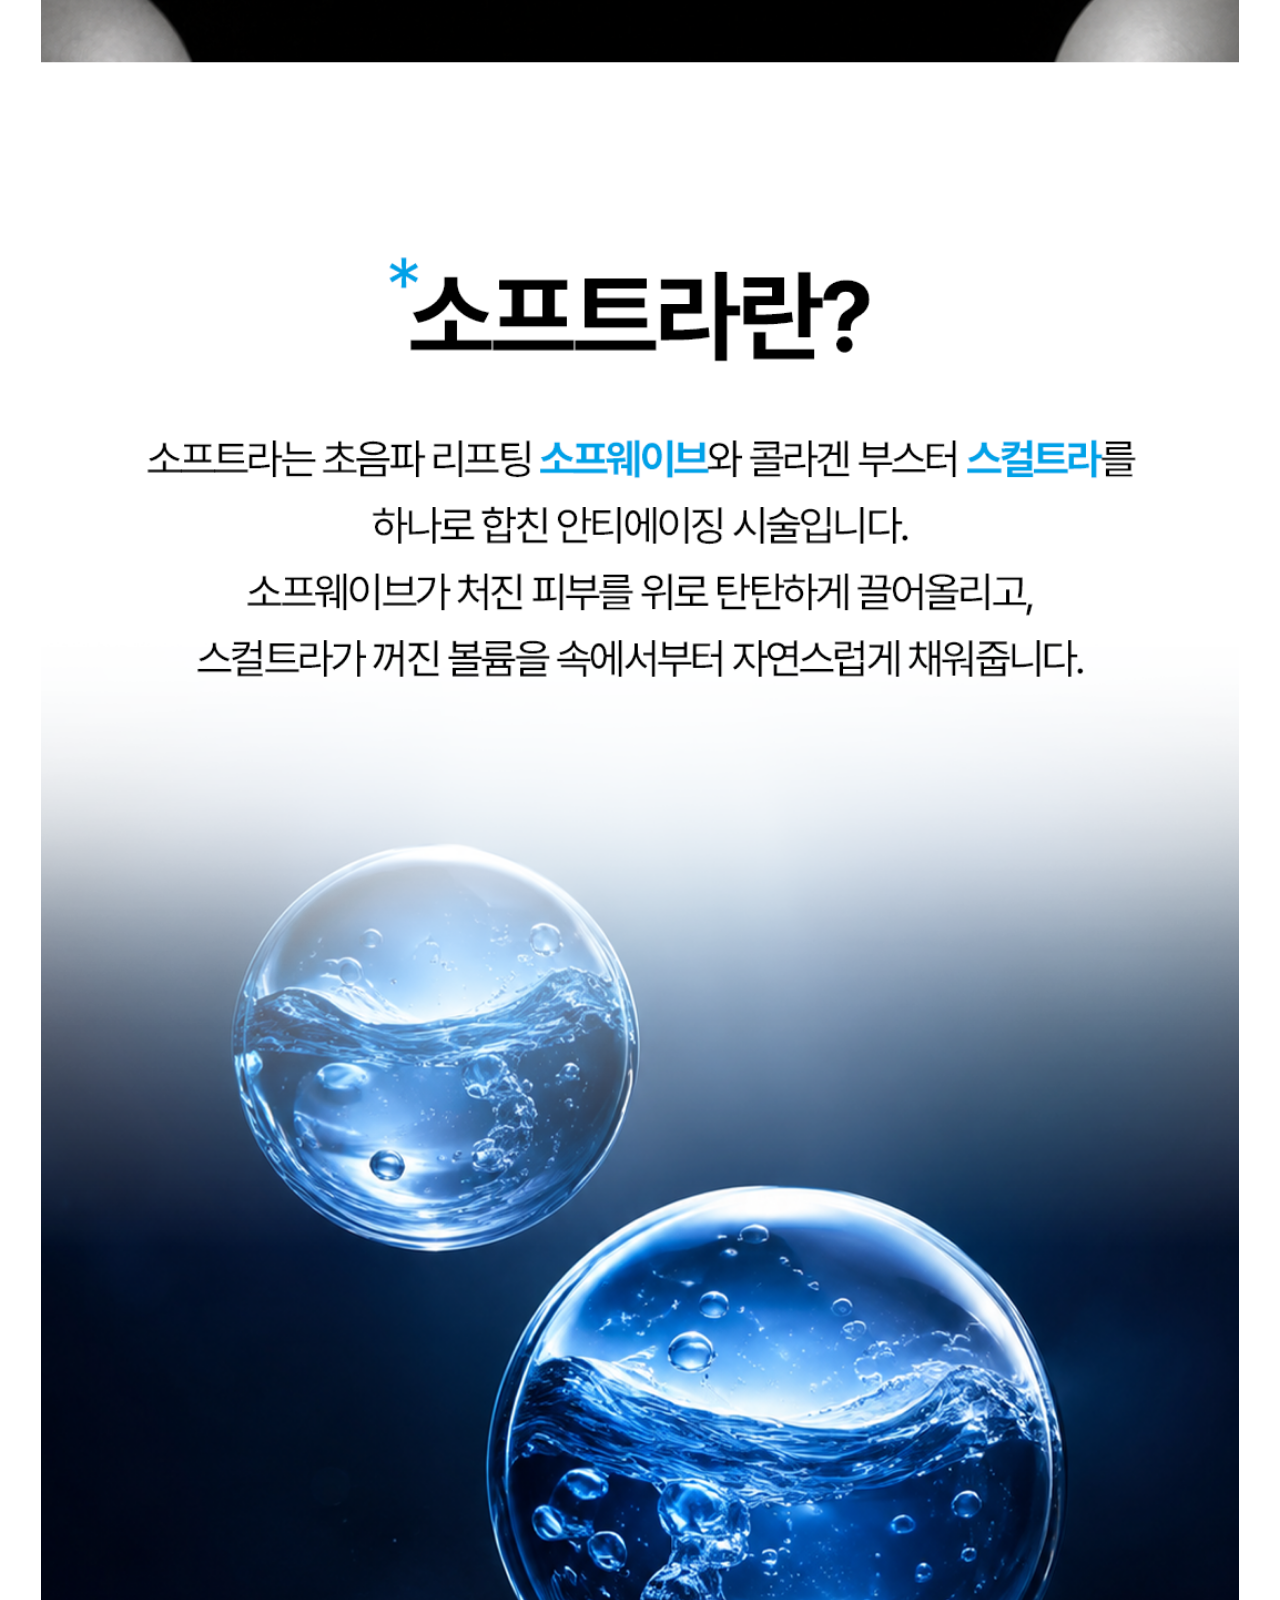
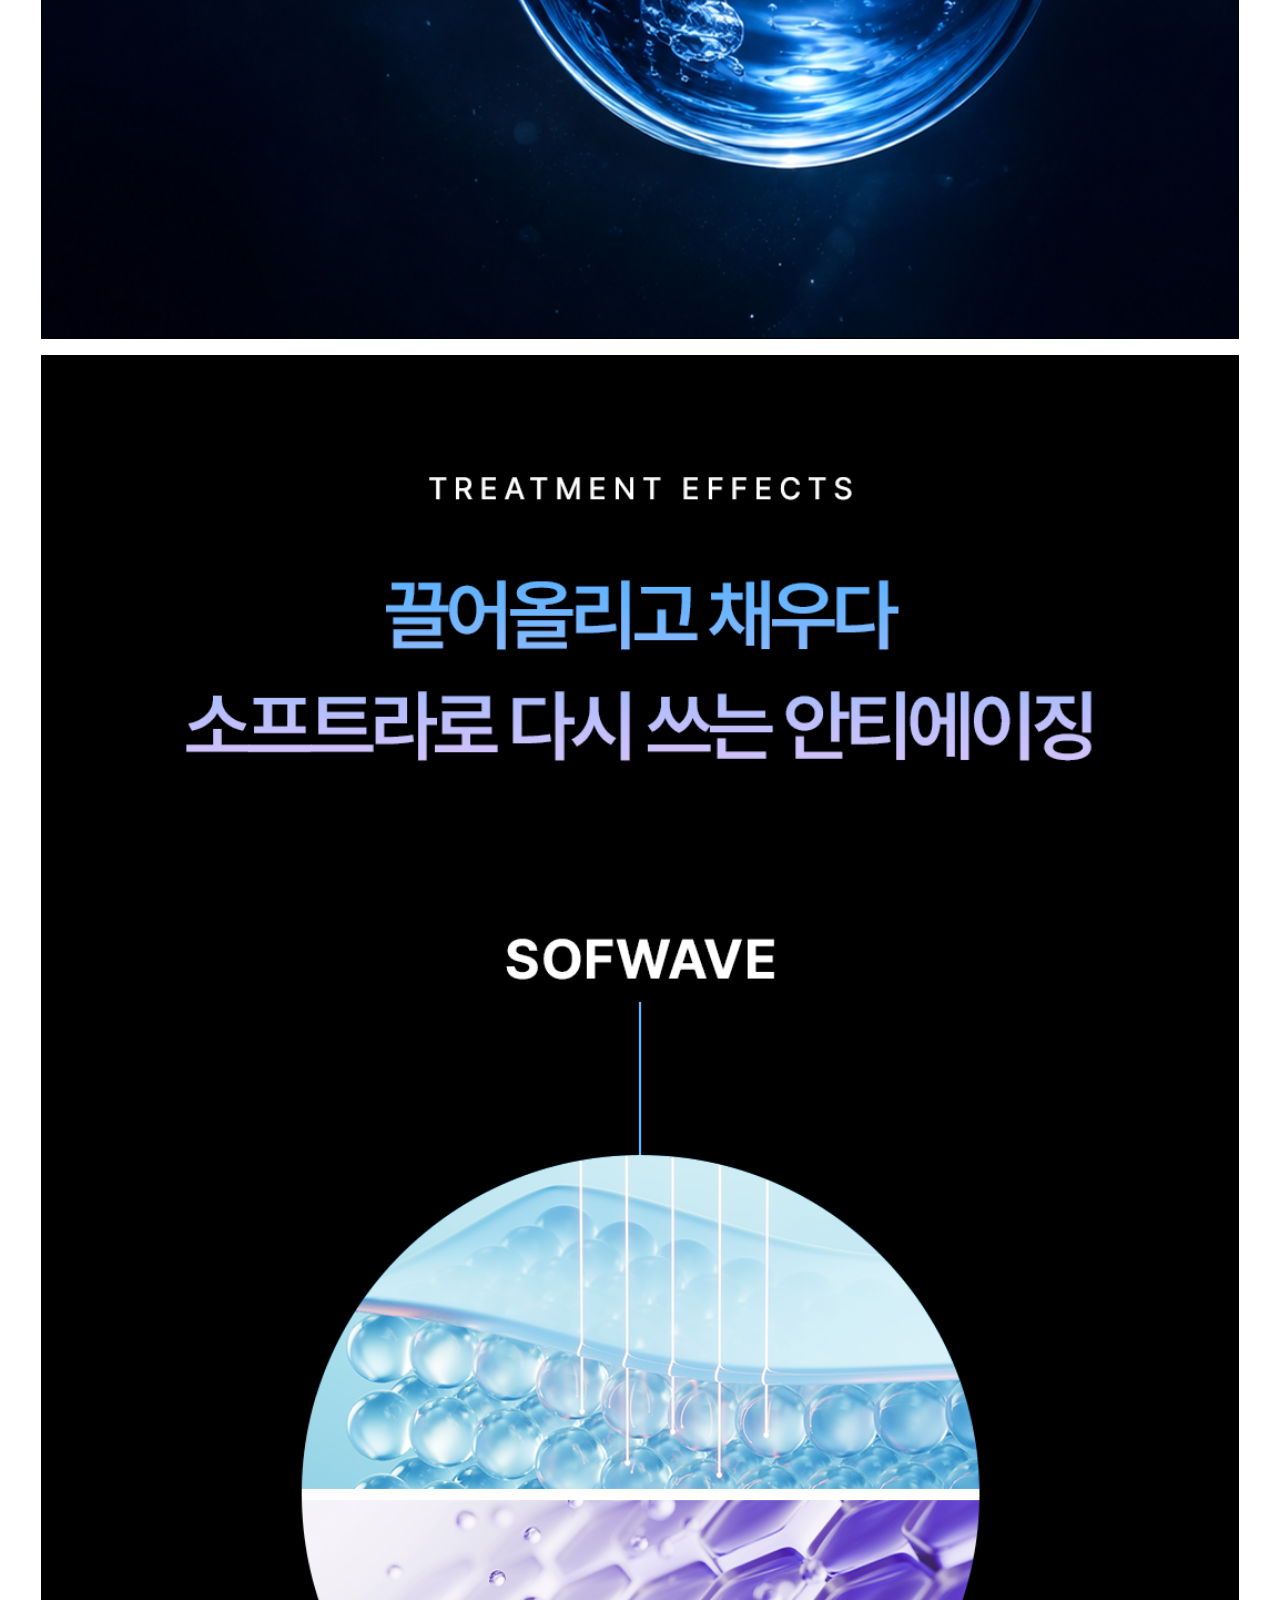
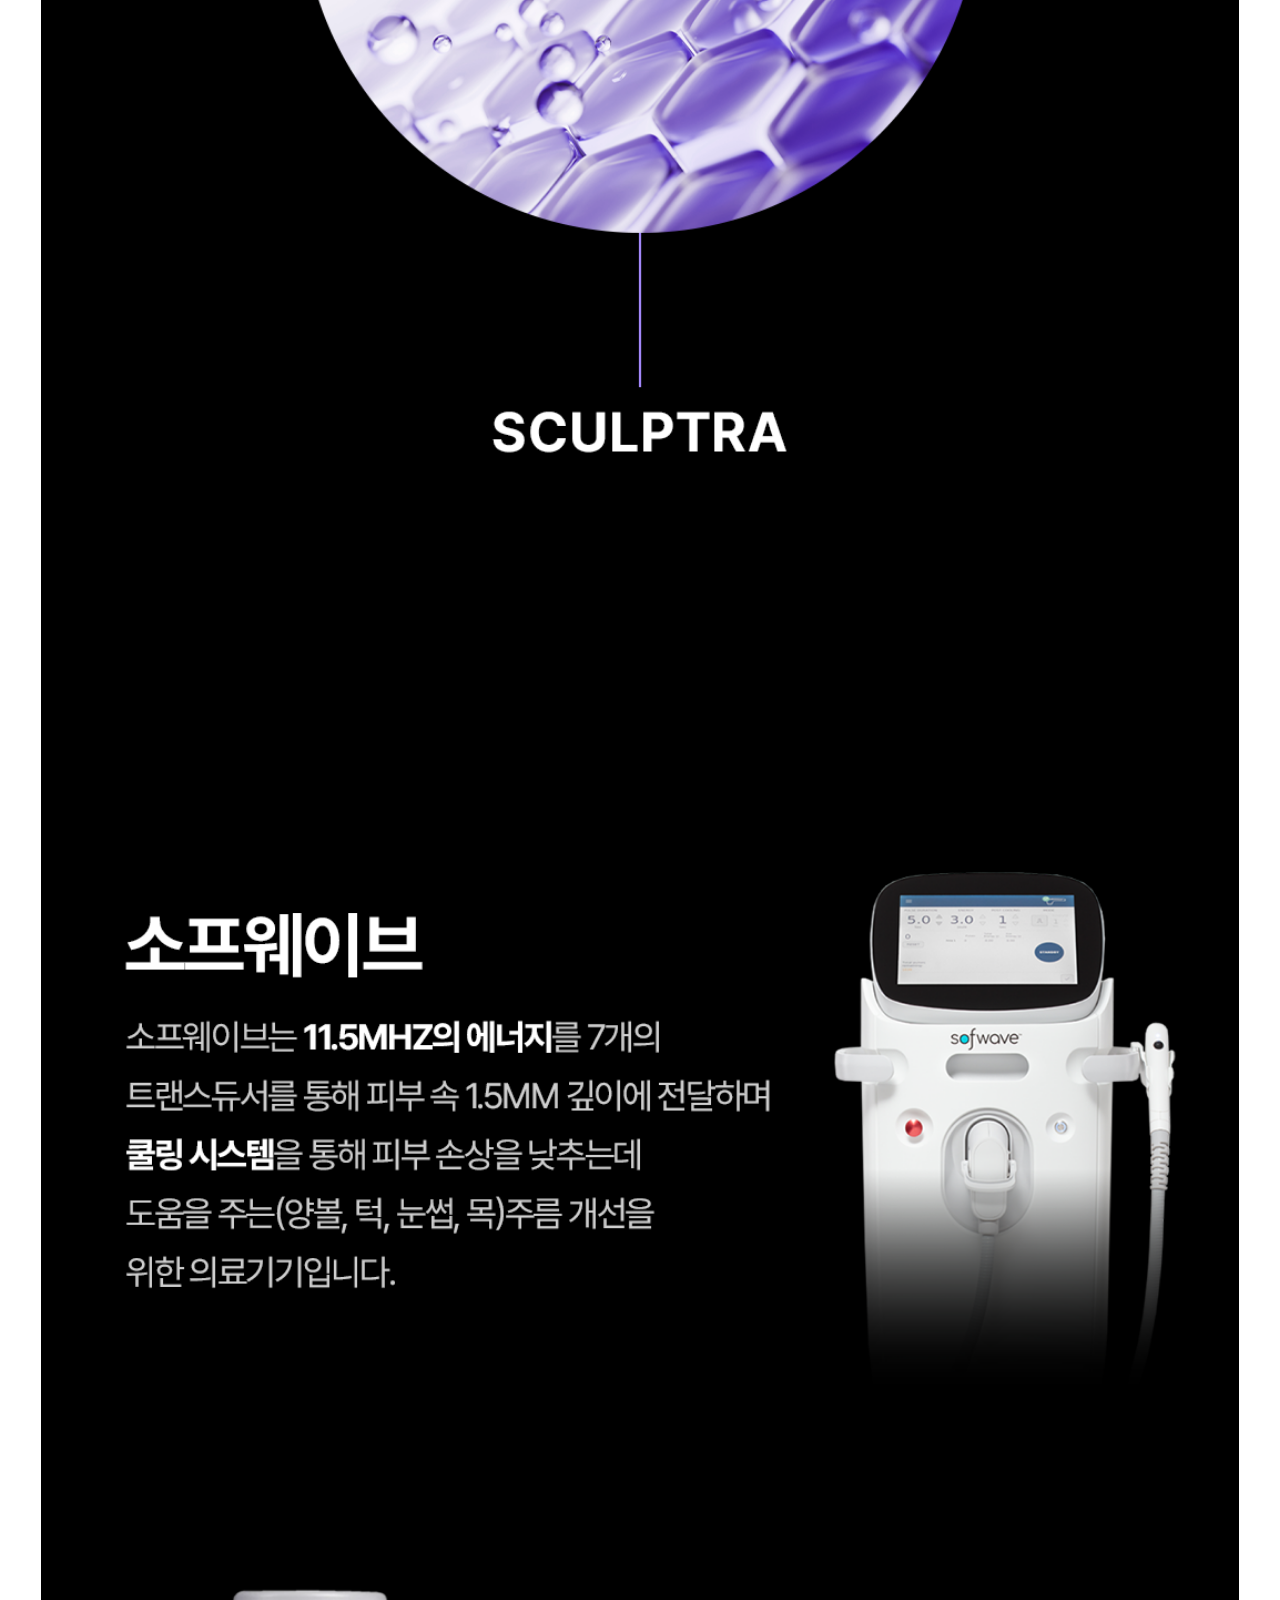
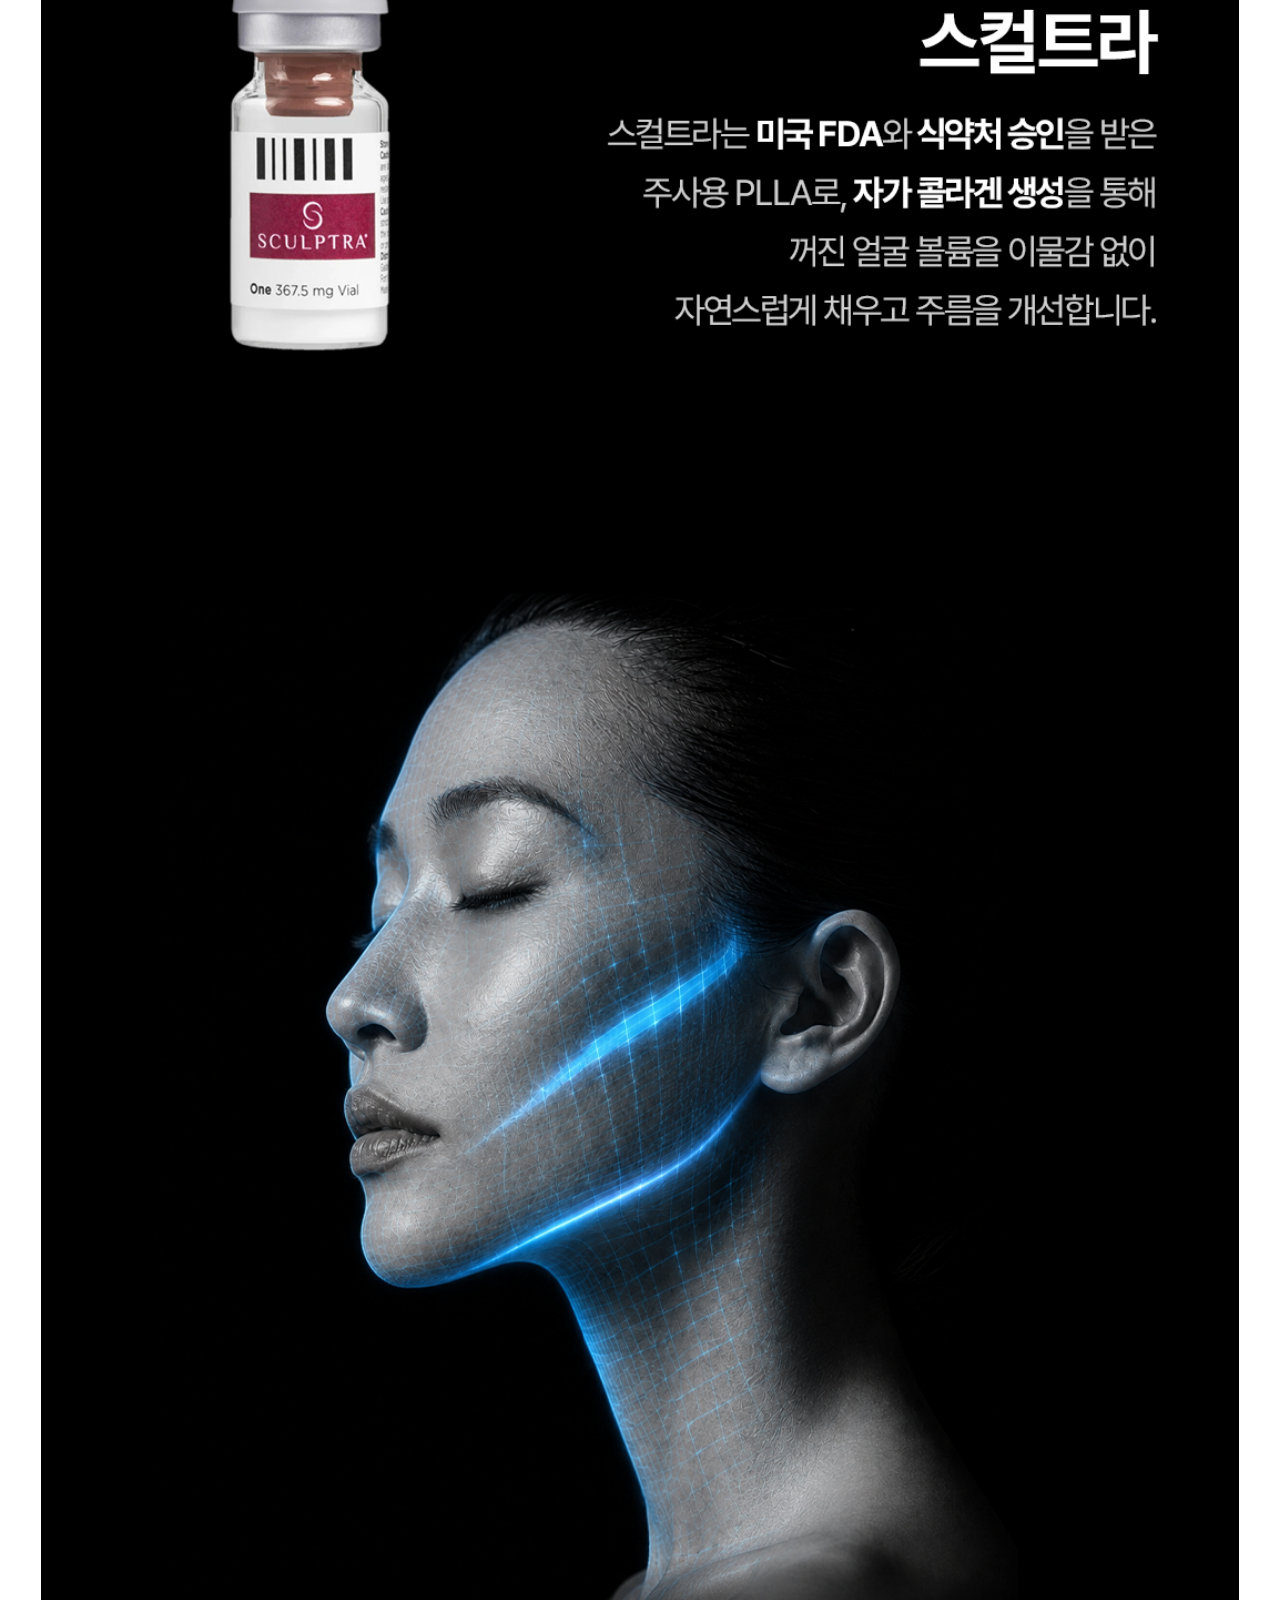
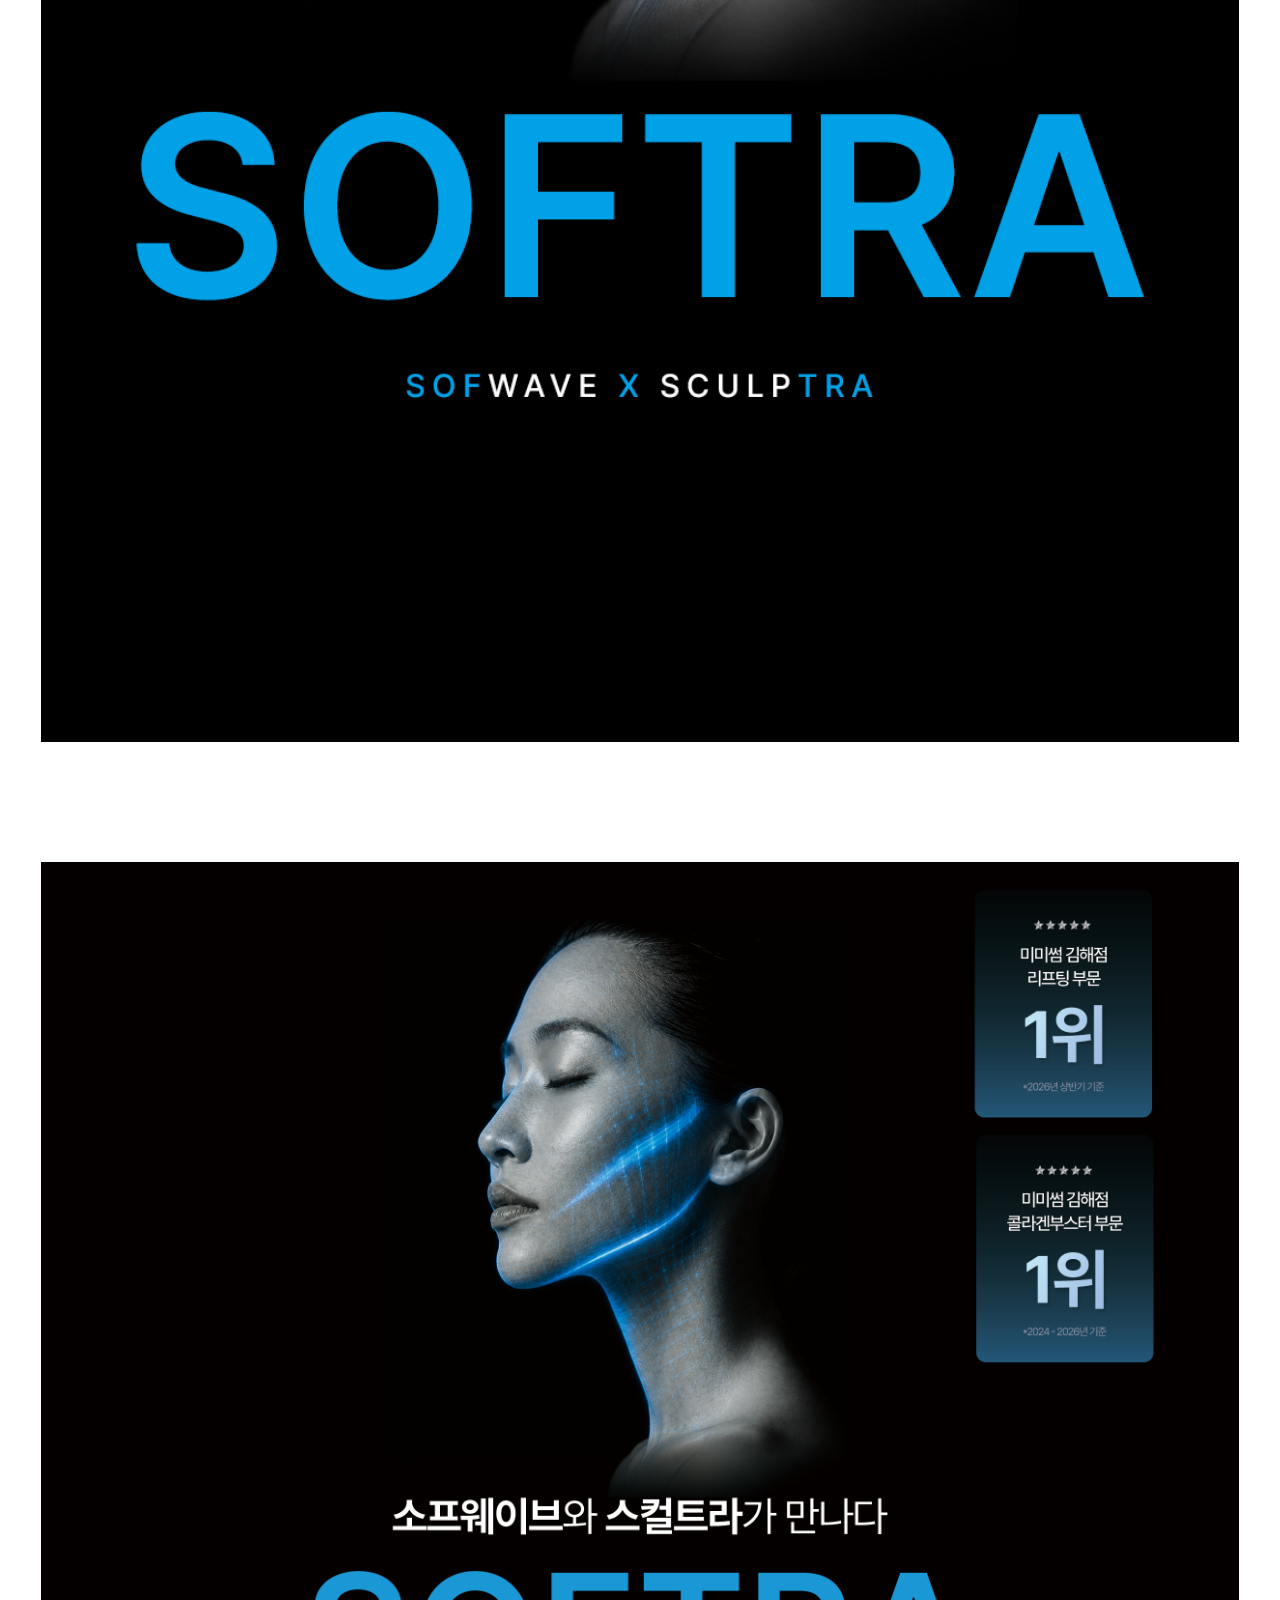
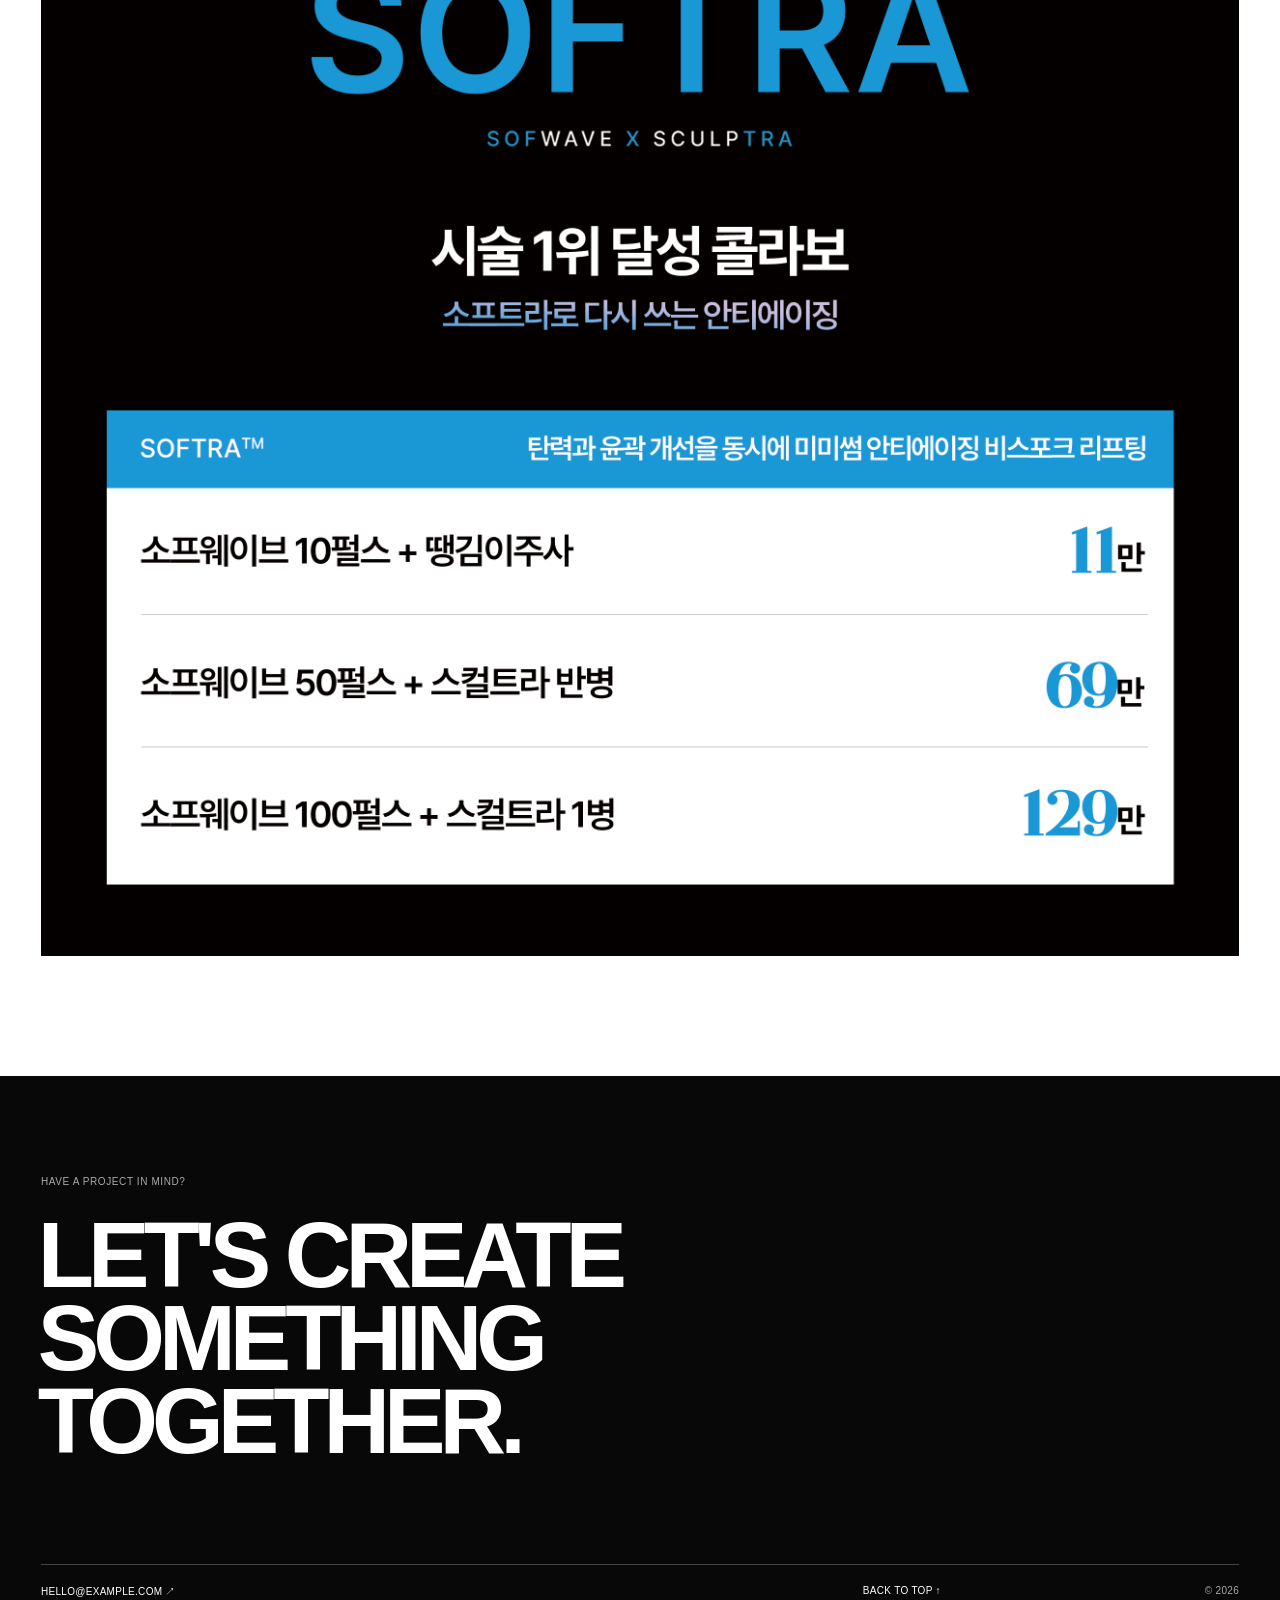
<file: project-03.html>
<!doctype html>
<html lang="ko">
<head>
  <meta charset="utf-8">
  <meta name="viewport" content="width=device-width, initial-scale=1">
  <meta name="description" content="Project detail — web and digital content design.">
  <title>소프트라</title>
  <link rel="stylesheet" href="css/style.css">
</head>
<body>
  <header class="site-header" data-theme="light">
    <nav class="main-nav" aria-label="Main navigation">
      <a href="index.html#services">ABOUT</a>
      <a href="index.html#projects">PROJECTS</a>
      <a href="index.html#video">VIDEO</a>
      <a href="works.html">ALL WORKS <span aria-hidden="true">↗</span></a>
    </nav>
  </header>

  <main id="top">
    <section class="project-detail-intro wrap" data-header-theme="light" aria-labelledby="project-title">
      <p class="project-detail-description">SOFTRA 랜딩페이지·콘텐츠 디자인</p>
      <h1 class="project-detail-title" id="project-title">SOFTRA: Landing Page & Content Design</h1>
      <div class="project-detail-meta">
        <ul class="category-list" aria-label="Project categories">
          <li class="category-pill">LANDING PAGE</li>
          <li class="category-pill">CONTENTS DESIGN</li>
        </ul>
      </div>
    </section>

    <!-- Replace each image src with a file path in images/. Image ratios follow each source file. -->
    <!-- PROJECT DETAIL IMAGES -->
      <section
        class="project-detail-cover wrap"
        data-header-theme="light"
        aria-label="Main project image"
      >
        <figure class="project-detail-image-block">
          <img
            class="project-detail-image"
            src="images/softra_landing.png"
            alt="소프트라"
          >
        </figure>
      </section>

      <section
        class="project-detail-gallery wrap"
        data-header-theme="light"
        aria-label="Project images"
      >
        <figure class="project-detail-image-block">
          <img
            class="project-detail-image"
            src="images/softra_landing02.png"
            alt="소프트라"
          >
        </figure>
      </section>

      <section
        class="project-detail-gallery wrap"
        data-header-theme="light"
        aria-label="SOFTRA content design"
      >
        <figure class="project-detail-image-block">
          <img
            class="project-detail-image"
            src="images/softra_a4.png"
            alt="SOFTRA 콘텐츠 디자인"
          >
        </figure>

        <!--figure class="project-detail-image-block project-detail-banner">
          <img
            src="images/softra_kakao.png"
            alt="SOFTRA 카카오 배너 디자인"
          >
        </figure-->
      </section>
  </main>

  <footer class="contact dark-section" id="contact" data-header-theme="dark">
    <div class="wrap">
      <p class="contact-label">HAVE A PROJECT IN MIND?</p>
      <h2>LET'S CREATE<br>SOMETHING<br>TOGETHER.</h2>
      <div class="footer-bottom">
        <a href="mailto:hello@example.com">HELLO@EXAMPLE.COM <span aria-hidden="true">↗</span></a>
        <a href="#top">BACK TO TOP <span aria-hidden="true">↑</span></a>
        <span>© 2026</span>
      </div>
    </div>
  </footer>

  <script src="js/main.js"></script>
</body>
</html>
</file>
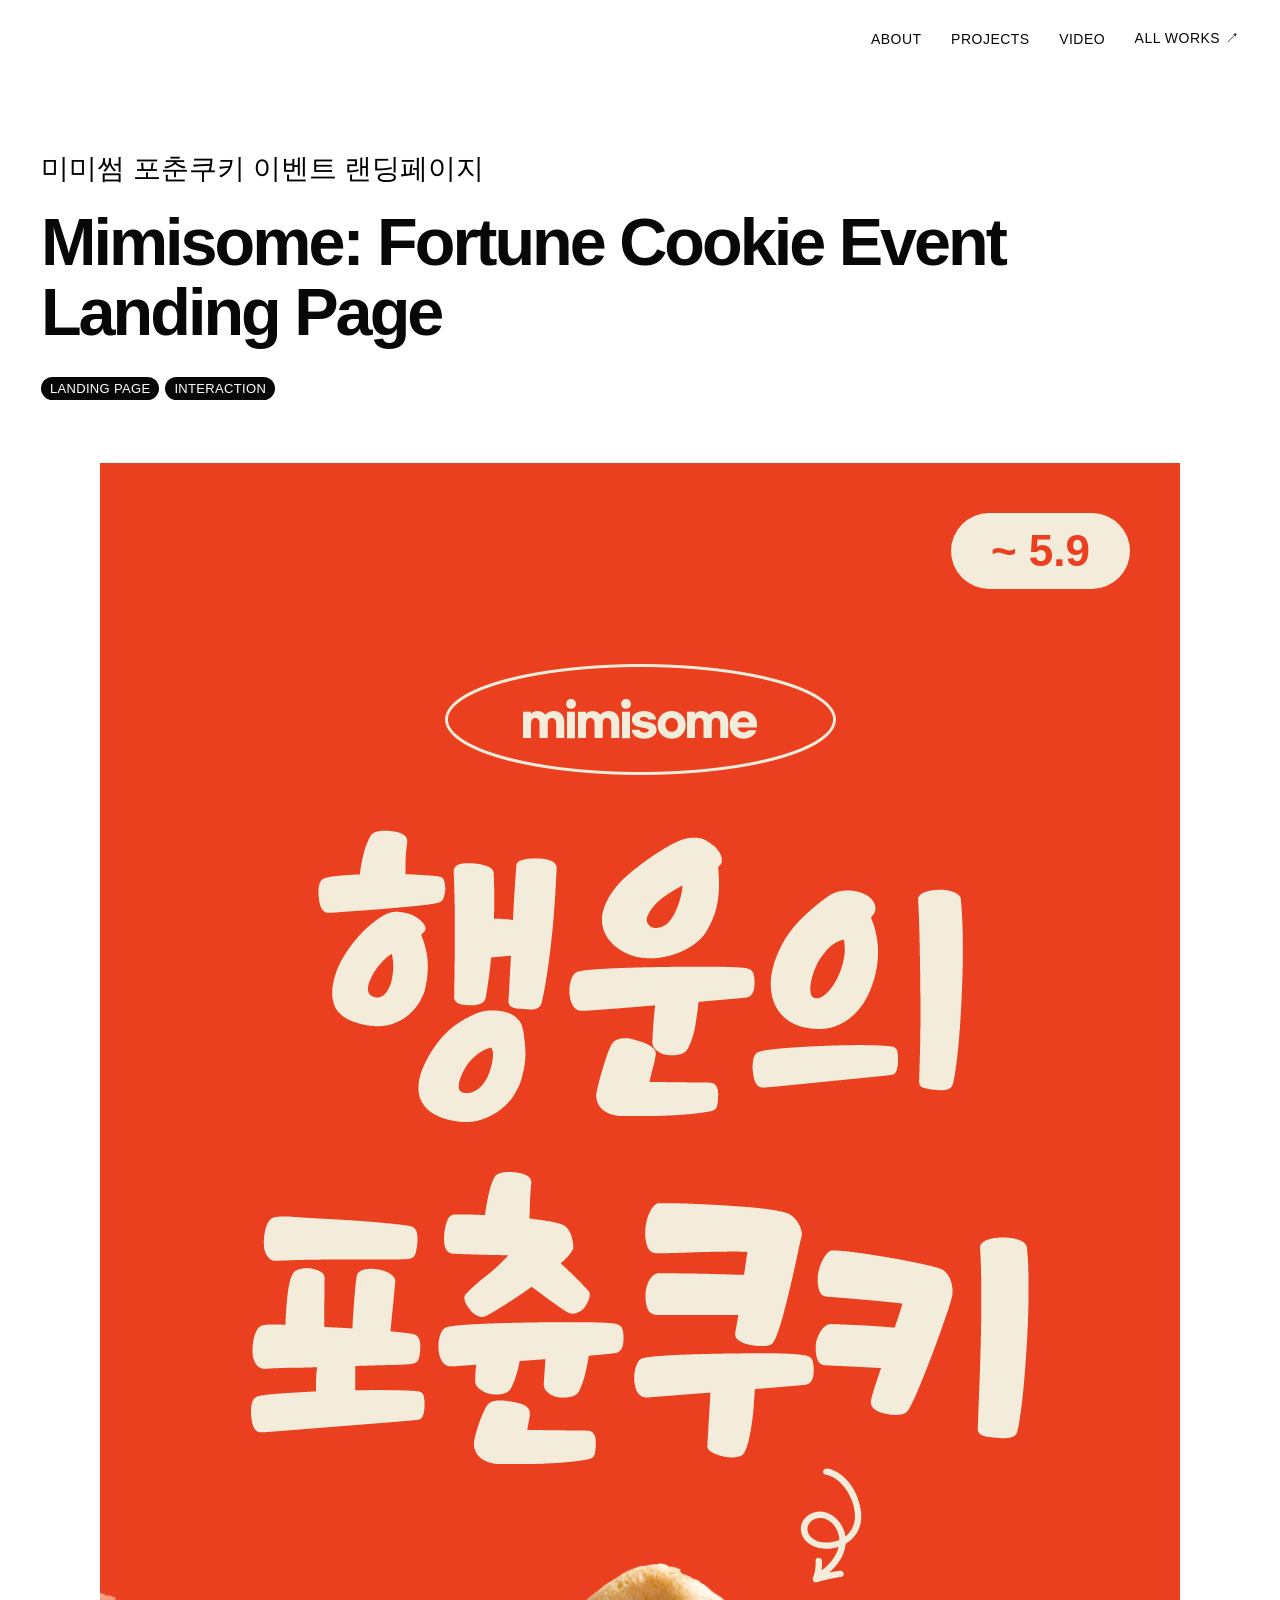
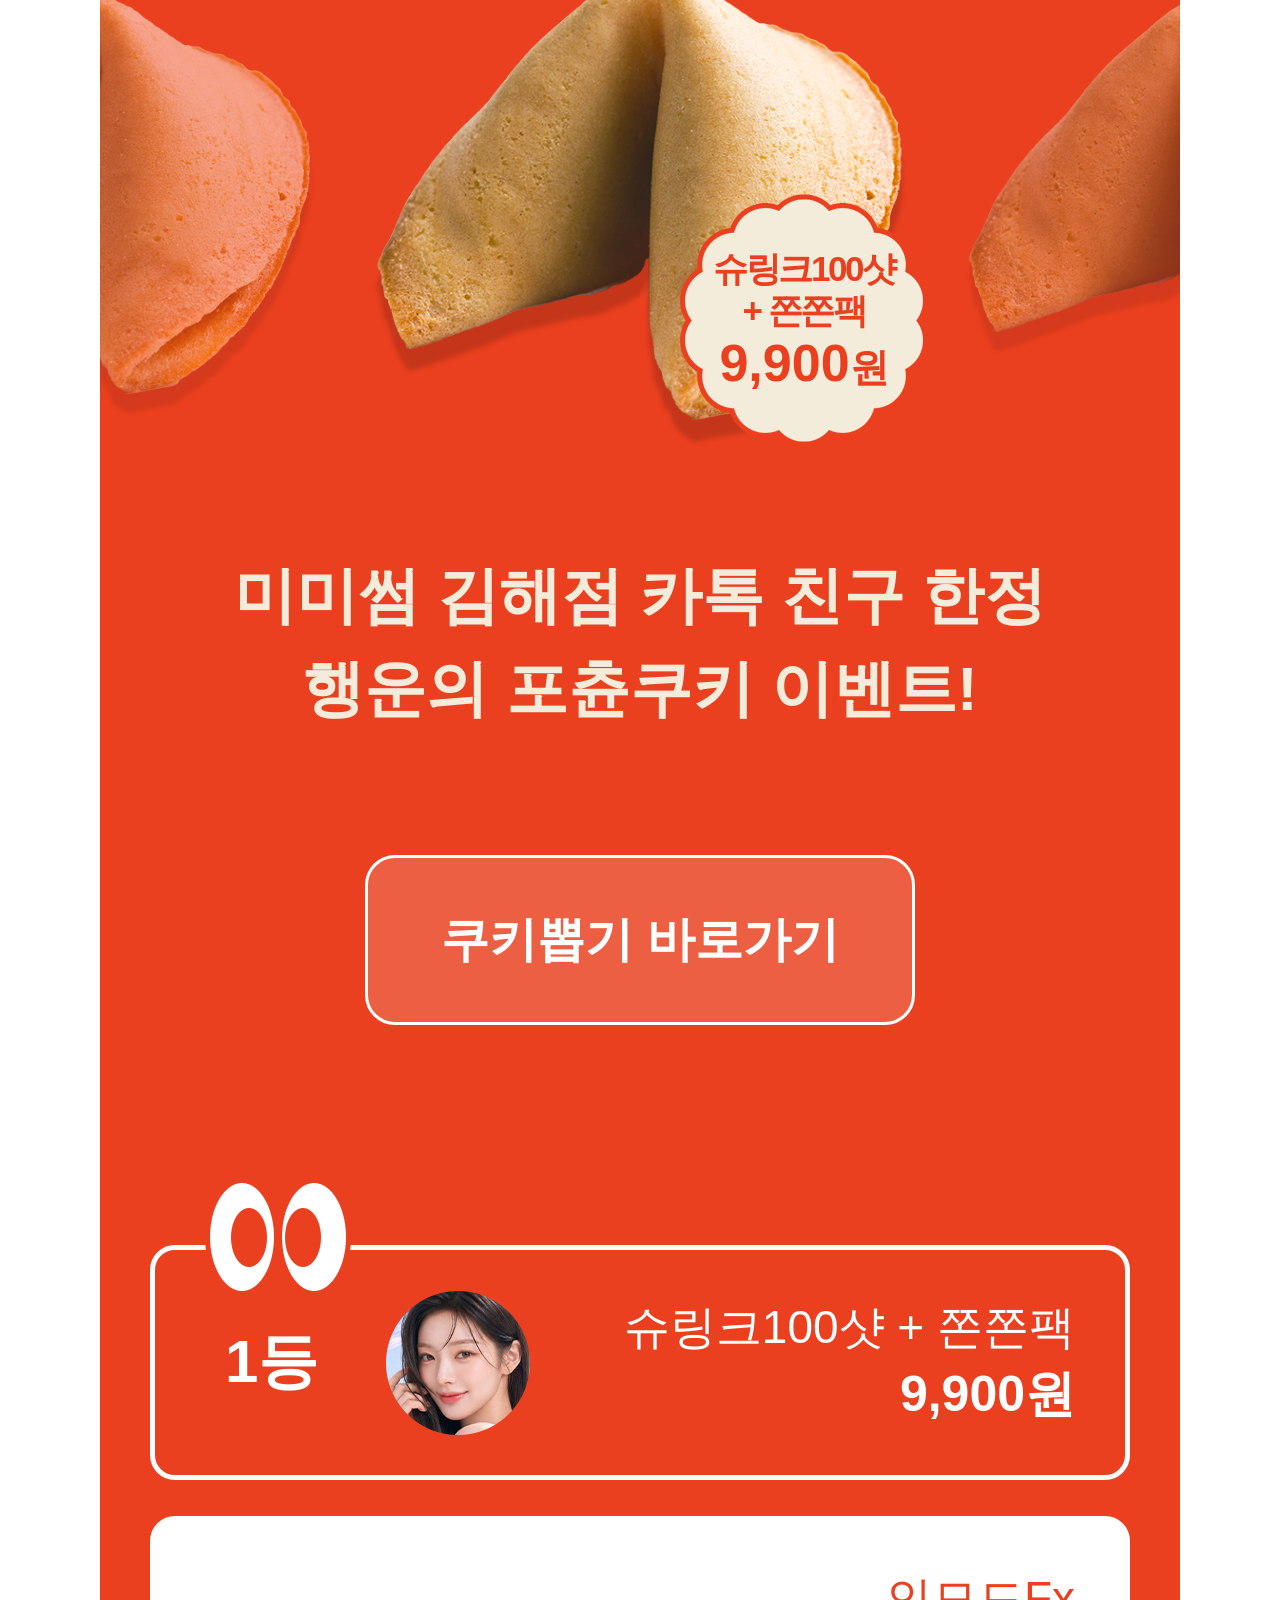
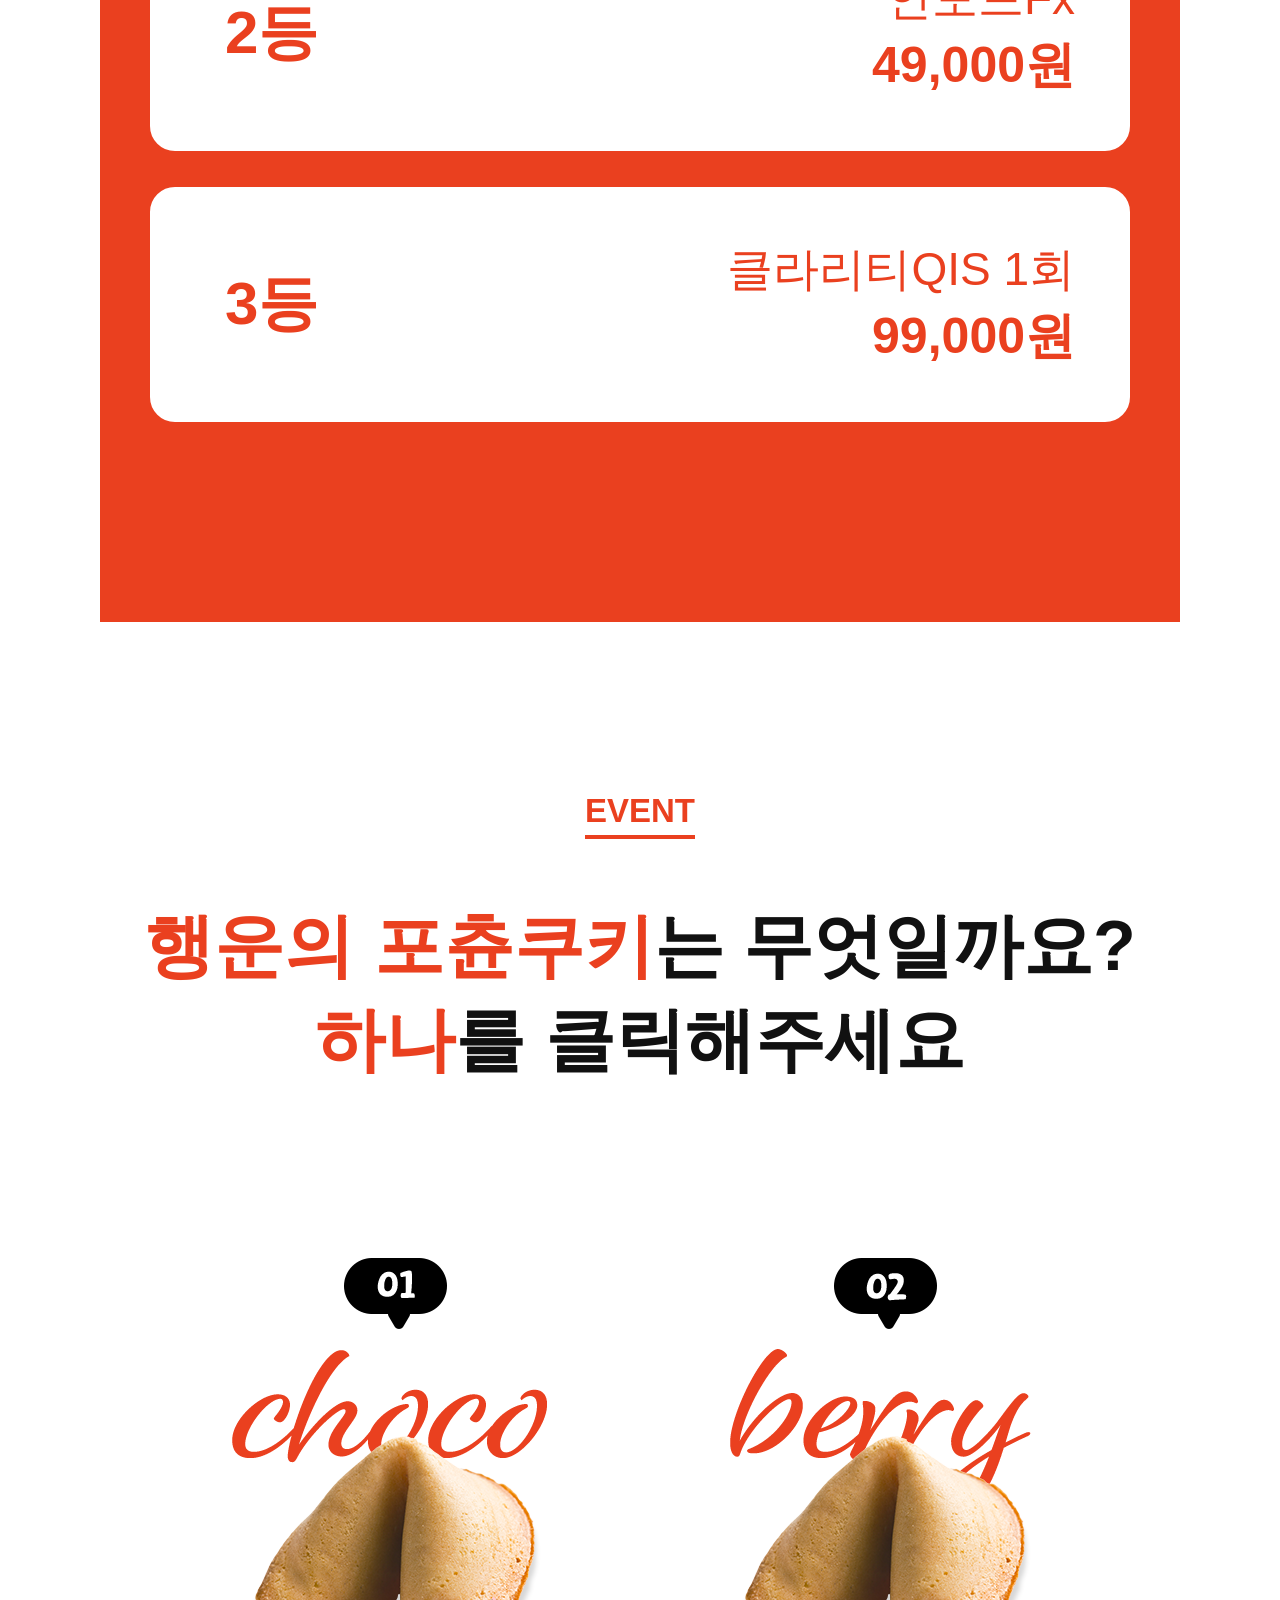
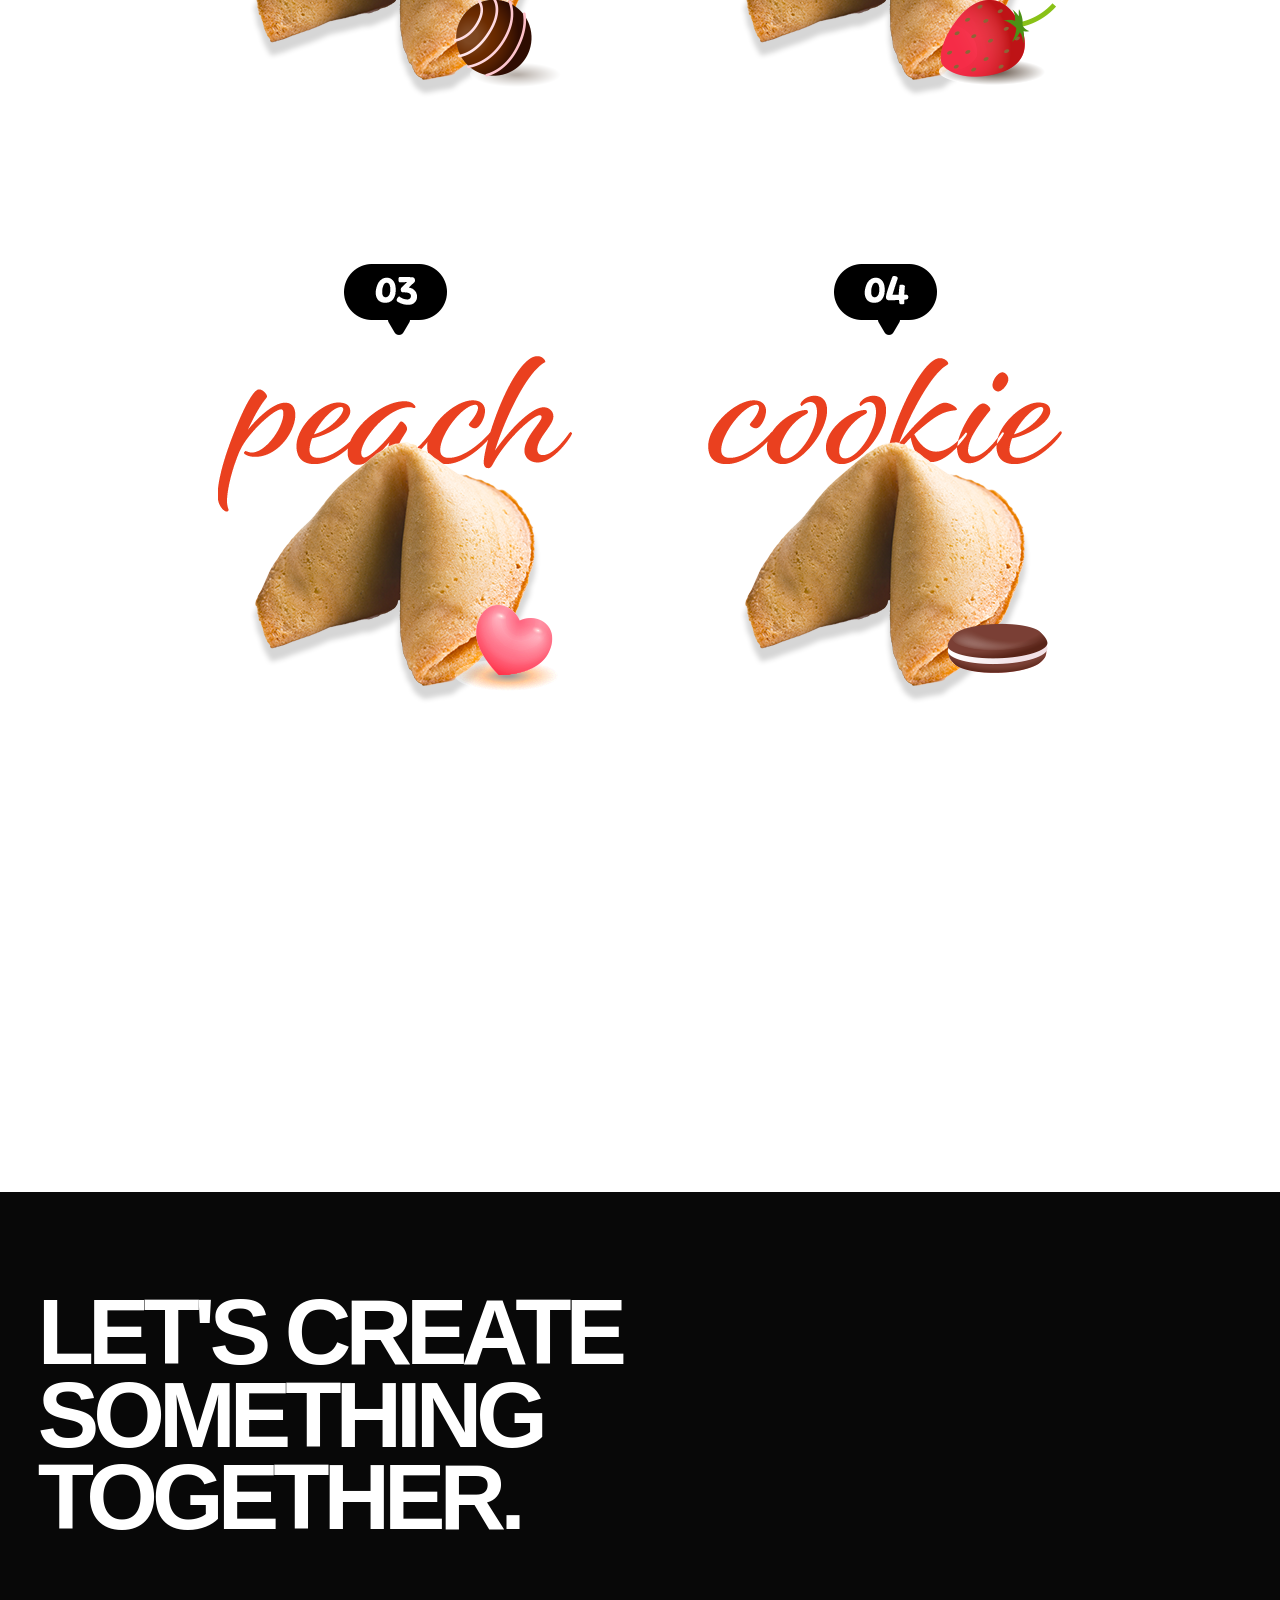
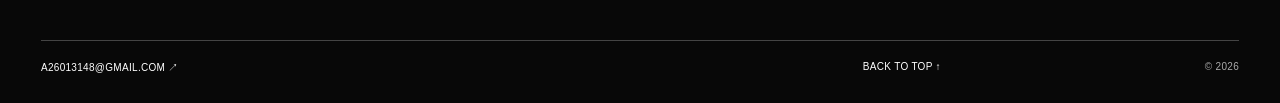
<file: project-04.html>
<!doctype html>
<html lang="ko">
<head>
  <meta charset="utf-8">
  <meta name="viewport" content="width=device-width, initial-scale=1">
  <meta name="description" content="Mimisome fortune cookie event landing page design and interaction project.">
  <title>미미썸 포춘쿠키 이벤트</title>
  <link rel="stylesheet" href="css/style.css">
</head>
<body>
  <header class="site-header" data-theme="light">
    <nav class="main-nav" aria-label="Main navigation">
      <a href="index.html#services">ABOUT</a>
      <a href="index.html#projects">PROJECTS</a>
      <a href="index.html#video">VIDEO</a>
      <a href="works.html">ALL WORKS <span aria-hidden="true">↗</span></a>
    </nav>
  </header>

  <main id="top">
    <section class="project-detail-intro wrap" data-header-theme="light" aria-labelledby="project-title">
      <p class="project-detail-description">미미썸 포춘쿠키 이벤트 랜딩페이지</p>
      <h1 class="project-detail-title" id="project-title">Mimisome: Fortune Cookie Event Landing Page</h1>
      <div class="project-detail-meta">
        <ul class="category-list" aria-label="Project categories">
          <li class="category-pill">LANDING PAGE</li>
          <li class="category-pill">INTERACTION</li>
        </ul>
      </div>
    </section>

    <section class="fortune-project" data-header-theme="light" aria-label="Fortune cookie landing page preview">
      <div class="fortune-stage">
        <div class="fortune-page">
          <section class="fortune-m1">
            <span class="fortune-date">~ 5.9</span>
            <img src="images/lucky01.png" class="fortune-logo" alt="mimisome">
            <img src="images/lucky02.png" class="fortune-title-image" alt="행운의 포춘쿠키">
            <img src="images/lucky02_2.png" class="fortune-cookie-image" alt="포춘쿠키 이벤트 이미지">
          </section>

          <section class="fortune-m2">
            <div class="fortune-card-row" aria-hidden="true">
              <div class="fortune-card fortune-card-side"><img src="images/lucky05.png" alt=""></div>
              <div class="fortune-card fortune-card-main">
                <img src="images/lucky05.png" alt="포춘쿠키">
                <span><em>슈링크100샷<br>+ 쫀쫀팩</em><strong>9,900</strong>원</span>
              </div>
              <div class="fortune-card fortune-card-side"><img src="images/lucky05.png" alt=""></div>
            </div>
            <h2>미미썸 김해점 카톡 친구 한정<br>행운의 포츈쿠키 이벤트!</h2>
            <button class="fortune-go-btn" type="button">쿠키뽑기 바로가기</button>
          </section>

          <section class="fortune-m3">
            <ul>
              <li>
                <span class="fortune-num">1등</span>
                <div class="fortune-prize"><img src="images/lucky07.png" alt=""><div><em>슈링크100샷 + 쫀쫀팩</em><strong>9,900원</strong></div></div>
              </li>
              <li><span class="fortune-num">2등</span><div class="fortune-prize"><div><em>인모드Fx</em><strong>49,000원</strong></div></div></li>
              <li><span class="fortune-num">3등</span><div class="fortune-prize"><div><em>클라리티QIS 1회</em><strong>99,000원</strong></div></div></li>
            </ul>
          </section>

          <section class="fortune-m4" id="fortune-cookie-section">
            <div class="fortune-m4-top">
              <span>EVENT</span>
              <h2><strong>행운의 포츈쿠키</strong>는 무엇일까요?<br><strong>하나</strong>를 클릭해주세요</h2>
            </div>
            <div class="fortune-cookie-grid">
              <button type="button" class="fortune-cookie-btn"><img src="images/li01.png" alt="포춘쿠키 1 선택"></button>
              <button type="button" class="fortune-cookie-btn"><img src="images/li02.png" alt="포춘쿠키 2 선택"></button>
              <button type="button" class="fortune-cookie-btn"><img src="images/li03.png" alt="포춘쿠키 3 선택"></button>
              <button type="button" class="fortune-cookie-btn"><img src="images/li04.png" alt="포춘쿠키 4 선택"></button>
            </div>
            <div class="fortune-animation" aria-hidden="true">
              <img src="images/ani02.png" class="fortune-ani01" alt="">
              <img src="images/ani01.png" class="fortune-ani02" alt="">
              <img src="images/ani03.png" class="fortune-ani03" alt="">
              <img src="images/ani04.png" class="fortune-ani04" alt="">
            </div>
          </section>
        </div>
      </div>
    </section>
  </main>

  <div class="fortune-popup" aria-hidden="true">
    <div class="fortune-popup-inner">
      <img src="images/popup.png" alt="포춘쿠키 당첨 결과">
      <button type="button" class="fortune-popup-close" aria-label="팝업 닫기">×</button>
    </div>
  </div>

  <footer class="contact dark-section" id="contact" data-header-theme="dark">
    <div class="wrap">
      <h2>LET'S CREATE<br>SOMETHING<br>TOGETHER.</h2>
      <div class="footer-bottom">
        <a href="mailto:a26013148@gmail.com">A26013148@GMAIL.COM <span aria-hidden="true">↗</span></a>
        <a href="#top">BACK TO TOP <span aria-hidden="true">↑</span></a>
        <span>© 2026</span>
      </div>
    </div>
  </footer>

  <script src="js/main.js"></script>
  <script>
    (() => {
      const goButton = document.querySelector('.fortune-go-btn');
      const cookieSection = document.querySelector('#fortune-cookie-section');
      const cookieButtons = document.querySelectorAll('.fortune-cookie-btn');
      const animation = document.querySelector('.fortune-animation');
      const popup = document.querySelector('.fortune-popup');
      const closeButton = document.querySelector('.fortune-popup-close');
      let popupTimer;

      goButton?.addEventListener('click', () => {
        cookieSection?.scrollIntoView({ behavior: 'smooth', block: 'start' });
      });

      const closePopup = () => {
        clearTimeout(popupTimer);
        popup?.classList.remove('active');
        popup?.setAttribute('aria-hidden', 'true');
        animation?.classList.remove('on');
      };

      cookieButtons.forEach((button) => {
        button.addEventListener('click', () => {
          clearTimeout(popupTimer);
          animation?.classList.remove('on');
          void animation?.offsetWidth;
          animation?.classList.add('on');
          popupTimer = window.setTimeout(() => {
            popup?.classList.add('active');
            popup?.setAttribute('aria-hidden', 'false');
          }, 3200);
        });
      });

      closeButton?.addEventListener('click', closePopup);
      popup?.addEventListener('click', (event) => {
        if (event.target === popup) closePopup();
      });
      document.addEventListener('keydown', (event) => {
        if (event.key === 'Escape' && popup?.classList.contains('active')) closePopup();
      });
    })();
  </script>
</body>
</html>
</file>
<file: css/style.css>
* {
  box-sizing: border-box;
}

:root {
  color-scheme: light;
  --black: #080808;
  --white: #fff;
  --muted: #777;
  --placeholder: #e9e9e9;
  --page-gutter: 3.2vw;
  --content-width: 1468px;
}

html {
  scroll-behavior: smooth;
  scroll-padding-top: 78px;
}

body {
  margin: 0;
  color: var(--black);
  background: var(--white);
  font-family: Pretendard, Arial, sans-serif;
  -webkit-font-smoothing: antialiased;
}

a {
  color: inherit;
  text-decoration: none;
}

a:focus-visible {
  outline: 2px solid currentColor;
  outline-offset: 5px;
}

.wrap {
  width: min(100% - (var(--page-gutter) * 2), var(--content-width));
  margin-inline: auto;
}

.site-header {
  position: sticky;
  top: 0;
  z-index: 900;
  min-height: 78px;
  padding-inline: max(var(--page-gutter), calc((100vw - var(--content-width)) / 2));
  display: flex;
  align-items: center;
  justify-content: end;
  gap: 32px;
  background-color: var(--white);
  color: var(--black);
  transition: background-color .22s ease, color .22s ease;
}

.site-header[data-theme="dark"] {
  background-color: var(--black);
  color: var(--white);
}

.logo {
  flex: 0 0 auto;
  font-size: 22px;
  font-weight: 700;
  letter-spacing: -.04em;
}

.main-nav {
  display: flex;
  align-items: center;
  gap: clamp(16px, 2.3vw, 36px);
  font-size: 14px;
  font-weight: 400;
  letter-spacing: .035em;
}

.main-nav a,
.section-heading a,
.footer-bottom a {
  transition: opacity .2s ease;
}

.main-nav a:hover,
.section-heading a:hover,
.footer-bottom a:hover {
  opacity: .55;
}

.hero {
  min-height: calc(100svh - 78px);
  padding-block: 8vh 10vh;
  display: flex;
  flex-direction: column;
  justify-content: center;
  position: relative;
  width: 1580px;
}

.hero-title {
  width: 100%;
  margin: 0;
  font-size: 160px;
  line-height: .91;
  letter-spacing: -.05em;
  font-weight: 800;
}

.hero-line {
  display: flex;
  align-items: center;
  gap: .12em;
  white-space: nowrap;
  margin-block: .055em;
}

.hero-line-one {
  padding-left: 1.5%;
}

.hero-line-two {
  justify-content: flex-end;
  padding-right: 1%;
}

.hero-line-three {
  padding-left: 10%;
}

.media-placeholder {
  flex: 0 0 auto;
  width: 1.45em;
  height: .66em;
  display: inline-flex;
  align-items: center;
  justify-content: center;
  overflow: hidden;
  background: var(--placeholder);
  color: #929292;
  font-size: .105em;
  font-style: normal;
  font-weight: 500;
  letter-spacing: .12em;
  line-height: 1;
}

.hero-image-one {
  width: 240PX;
  height: 140PX;
  border-radius: 10px;
}

.hero-image-two {
  width: 240PX;
  height: 140PX;
  border-radius: 10px;
}

.hero-image-three {
  width: 240PX;
  height: 140PX;
  border-radius: 10px;
}

/* The hero keeps its original layout while its text and image placeholders
   reveal from the center outward on the first page load. */
.hero-line {
  animation: hero-text-reveal .9s cubic-bezier(.16, 1, .3, 1) both;
  will-change: clip-path;
}

.hero-image-one,
.hero-image-two,
.hero-image-three {
  animation: hero-image-reveal .7s cubic-bezier(.16, 1, .3, 1) 0.5s both;
  will-change: clip-path;
}

@keyframes hero-text-reveal {
  from { clip-path: inset(0 50% 0 50%); }
  to { clip-path: inset(0 0 0 0); }
}

@keyframes hero-image-reveal {
  0% {
    clip-path: inset(0 50% 0 50%);
    visibility: hidden;
  }
  1% { visibility: visible; }
  100% {
    clip-path: inset(0 0 0 0);
    visibility: visible;
  }
}

.hero-caption {
  position: absolute;
  right: 0;
  bottom: 5vh;
  margin: 0;
  font-size: 10px;
  line-height: 1.5;
  letter-spacing: .08em;
  text-align: right;
}

.dark-section {
  color: var(--white);
  background: var(--black);
}

.services {
  padding-block: 150px 160px;
}

.section-heading {
  display: flex;
  align-items: baseline;
  justify-content: space-between;
  gap: 24px;
  margin-bottom: 48px;
}

.section-heading h2 {
  margin: 0;
  font-size: 48px;
  line-height: 1.12;
  letter-spacing: -.035em;
  font-weight: 700;
}

.section-heading > span,
.section-heading > a {
  flex: 0 0 auto;
  font-size: 16px;
  letter-spacing: .06em;
  font-weight: 500;
}

.light-heading > span {
  color: #aaa;
}

.service-row {
  display: grid;
  grid-template-columns: 70px minmax(230px, 1fr) minmax(280px, .9fr);
  align-items: baseline;
  gap: 18px;
  padding-block: 32px;
  border-top: 1px solid #444;
}

.service-row:last-child {
  border-bottom: 1px solid #444;
}

.service-number {
  color: #fff;
  font-size: 26px;
  font-weight: 600;
}

.service-row h3 {
  margin: 0;
  font-size: clamp(20px, 1.8vw, 26px);
  line-height: 1.15;
  letter-spacing: -.01em;
  font-weight: 600;
}

.service-row p {
  margin: 0;
  color: #fff;
  font-size: 25px;
  line-height: 1.6;
  font-weight: 400;
}

.section-space {
  padding-block: 112px 120px;
}

.project-grid {
  display: grid;
  grid-template-columns: repeat(2, minmax(0, 1fr));
  column-gap: 50px;
  row-gap: 56px;
}

.image-placeholder {
  display: flex;
  align-items: center;
  justify-content: center;
  overflow: hidden;
  background: var(--placeholder);
  color: #929292;
  font-size: 11px;
  letter-spacing: .1em;
}

.project-image {
  width: 100%;
  aspect-ratio: 690 / 520;
  border-radius: 18px;
}

.project-image img,
img.project-image {
  display: block;
  width: 100%;
  height: 100%;
  object-fit: cover;
}

.project-meta {
  display: grid;
  grid-template-columns: minmax(0, 1fr) auto;
  align-items: baseline;
  gap: 5px 16px;
  padding-top: 18px;
}

.project-meta h3 {
  margin: 0;
  font-size: 26px;
  font-weight: 700;
  letter-spacing: -.015em;
}

.project-meta p,
.project-meta time {
  margin: 0;
  color: #000;
  font-size: 16px;
  line-height: 1.5;
}

.category-list {
  display: flex;
  flex-wrap: wrap;
  align-items: center;
  gap: 6px;
  margin: 0;
  padding: 7px 0;
  list-style: none;
}

.category-pill {
  display: inline-flex;
  align-items: center;
  padding: 5px 9px;
  border-radius: 999px;
  background: var(--black);
  color: var(--white);
  font-size: 13px;
  font-weight: 500;
  line-height: 1;
  letter-spacing: .025em;
  white-space: nowrap;
}

.project-meta time {
  grid-column: 2;
  grid-row: 1 / span 2;
  font-size: 13px;
}

.project-card .project-meta {
  grid-template-columns: minmax(0, 1fr) auto;
  column-gap: 16px;
  row-gap: 5px;
}

.project-card .project-meta > h3 {
  grid-column: 1;
  grid-row: 2;
}

.project-card .project-category-list {
  grid-column: 1;
  grid-row: 1;
}

.project-card .project-meta > time {
  grid-column: 2;
  grid-row: 1;
  align-self: start;
}

.project-card .project-description {
  display: -webkit-box;
  grid-column: 1 / -1;
  grid-row: 3;
  margin-top: 4px;
  overflow: hidden;
  color: #555;
  font-size: 16px;
  line-height: 1.5;
  font-weight: 400;
  -webkit-box-orient: vertical;
  -webkit-line-clamp: 2;
}

.project-card-link {
  display: block;
  color: inherit;
}

.project-detail-intro {
  padding-block: 70px 56px;
}

.project-detail-description {
  margin: 0 0 18px;
  color: #000;
  font-size: 28px;
  font-weight: 500;
  line-height: 1.5;
}

.project-detail-title {
  margin: 0;
  font-size: clamp(38px, 5.2vw, 68px);
  font-weight: 600;
  line-height: 1.05;
  letter-spacing: -.045em;
}

.project-detail-meta {
  display: flex;
  flex-wrap: wrap;
  align-items: center;
  gap: 12px 18px;
  margin-top: 22px;
}

.project-detail-year {
  color: #000;
  font-size: 14px;
  font-weight: 400;
  letter-spacing: .04em;
}

.project-detail-cover {
  margin-bottom: 16px;
}

.project-detail-gallery {
  display: grid;
  gap: 16px;
  padding-bottom: 120px;
}

.project-detail-image-block {
  margin: 0;
}

.project-detail-image {
  display: block;
  width: 100%;
  height: auto;
}

.project-detail-placeholder {
  display: grid;
  width: 100%;
  place-items: center;
  background: var(--placeholder);
  color: #777;
  font-size: 11px;
  font-weight: 400;
  letter-spacing: .08em;
  text-align: center;
}

.project-detail-placeholder--cover {
  aspect-ratio: 16 / 10;
}

.project-detail-placeholder--portrait {
  aspect-ratio: 3 / 4;
}

.project-detail-placeholder--screen {
  aspect-ratio: 16 / 10;
}

.project-detail-placeholder--banner {
  aspect-ratio: 16 / 5;
}

.project-detail-note {
  max-width: 640px;
  padding-block: 36px;
  color: #555;
  font-size: 14px;
  line-height: 1.6;
}

.project-detail-note p {
  margin: 0;
}

.video-section {
  background: #f2f2f2;
}

.video-grid {
  display: grid;
  grid-template-columns: repeat(3, minmax(0, 1fr));
  gap: 22px;
}

.video-thumbnail {
  width: 100%;
  aspect-ratio: 16 / 9;
  background: #dedede;
  border-radius: 15px;
}

.video-card .project-meta h3 {
  font-size: 24px;
  font-weight: 700;
}

/* Editorial link to the complete work archive */
.all-works-link {
  display: flex;
  align-items: center;
  justify-content: space-between;
  gap: 24px;
  margin-top: 54px;
  padding-block: 20px 18px;
  border-top: 1px solid #bdbdbd;
  font-size: clamp(20px, 2.1vw, 29px);
  line-height: 1.15;
  letter-spacing: -.035em;
  font-weight: 500;
}

.all-works-link > span:first-child {
  transition: transform .2s ease;
}

.all-works-plus {
  display: inline-block;
  font-size: 1.15em;
  font-weight: 400;
  line-height: .8;
  transition: transform .2s ease;
}

.all-works-link:hover > span:first-child {
  transform: translateX(5px);
}

.all-works-link:hover .all-works-plus {
  transform: rotate(45deg);
}

.contact {
  padding-block: 100px 28px;
}

.contact-label {
  margin: 0 0 28px;
  color: #aaa;
  font-size: 10px;
  font-weight: 400;
  letter-spacing: .06em;
}

.contact h2 {
  margin: 0 0 100px -.035em;
  font-size: clamp(44px, 7.2vw, 96px);
  line-height: .9;
  letter-spacing: -.065em;
  font-weight: 600;
}

.footer-bottom {
  display: grid;
  grid-template-columns: 1fr 1fr auto;
  gap: 24px;
  padding-top: 20px;
  border-top: 1px solid #444;
  font-size: 10px;
  font-weight: 400;
  letter-spacing: .03em;
}

.footer-bottom a:nth-child(2) {
  justify-self: center;
}

.footer-bottom > span {
  color: #aaa;
}

@media (max-width: 900px) {
  :root {
    --page-gutter: 4vw;
  }

  .site-header {
    min-height: 72px;
  }

  html {
    scroll-padding-top: 72px;
  }

  .main-nav {
    gap: 16px;
    font-size: 10px;
    font-weight: 400;
  }

  .hero {
    min-height: calc(100svh - 72px);
  }

  .hero-title {
    font-size: 8.4vw;
  }

  .service-row {
    grid-template-columns: 42px minmax(190px, 1fr) minmax(210px, .9fr);
    gap: 12px;
  }

}

@media (max-width: 640px) {
  :root {
    --page-gutter: 5vw;
  }

  .site-header {
    min-height: auto;
    padding-block: 20px;
    align-items: flex-start;
    gap: 18px;
  }

  html {
    scroll-padding-top: 72px;
  }

  .logo {
    font-size: 14px;
  }

  .main-nav {
    max-width: 72%;
    justify-content: flex-end;
    flex-wrap: wrap;
    column-gap: 13px;
    row-gap: 8px;
    font-size: 9px;
  }

  .hero {
    min-height: calc(100svh - 72px);
    padding-block: 9vh 12vh;
  }

  .hero-title {
    font-size: 9.2vw;
    line-height: .98;
  }

  .hero-line {
    gap: .09em;
  }

  .hero-line-one {
    padding-left: 0;
  }

  .hero-line-two {
    justify-content: flex-start;
    padding-right: 0;
  }

  .hero-line-three {
    padding-left: 3%;
  }

  .hero-caption {
    bottom: 4vh;
    font-size: 8px;
  }

  .services,
  .section-space {
    padding-block: 72px 78px;
  }

  .section-heading {
    align-items: flex-end;
    margin-bottom: 32px;
  }

  .section-heading h2 {
    font-size: clamp(20px, 5.2vw, 25px);
  }

  .section-heading > span,
  .section-heading > a {
    font-size: 9px;
  }

  .service-row {
    grid-template-columns: 32px 1fr;
    gap: 9px 12px;
    padding-block: 24px;
  }

  .service-row h3 {
    font-size: 21px;
  }

  .service-row p {
    grid-column: 2;
    font-size: 13px;
  }

  .project-grid {
    column-gap: 14px;
    row-gap: 34px;
  }

  .project-meta {
    gap: 4px;
    padding-top: 10px;
  }

  .project-card .project-meta {
    grid-template-columns: minmax(0, 1fr) auto;
    column-gap: 10px;
    row-gap: 4px;
  }

  .project-card .project-category-list {
  grid-column: 1 / -1;
  grid-row: 1;
  padding-top: 0;
  padding-bottom: 6px;
}

.project-card .project-meta > h3 {
  grid-column: 1 / -1;
  grid-row: 2;
}

.project-card .project-description {
  display: -webkit-box;
  grid-column: 1 / -1;
  grid-row: 3;
  margin-top: 4px;
  overflow: hidden;
  color: #555;
  font-size: 16px;
  line-height: 1.5;
  font-weight: 400;
  -webkit-box-orient: vertical;
  -webkit-line-clamp: 2;
}

  .project-detail-title {
    font-size: clamp(34px, 9vw, 48px);
  }

  .project-detail-meta {
    gap: 9px 12px;
    margin-top: 18px;
  }

  .project-detail-gallery {
    gap: 10px;
    padding-bottom: 78px;
  }

  .project-detail-note {
    padding-block: 24px;
    font-size: 12px;
  }

  .project-card .project-description {
    margin-top: 3px;
    font-size: 10px;
  }

  .video-card .project-meta {
    grid-template-columns: 1fr;
  }

  .video-card .project-meta time {
    grid-column: auto;
    grid-row: auto;
  }

  .video-grid {
    grid-template-columns: 1fr;
    gap: 28px;
  }

  .all-works-link {
    margin-top: 34px;
    padding-block: 17px 15px;
    font-size: clamp(18px, 5.4vw, 24px);
  }

  .contact {
    padding-block: 72px 24px;
  }

  .contact h2 {
    margin-bottom: 70px;
    font-size: clamp(35px, 10.5vw, 54px);
  }

  .footer-bottom {
    grid-template-columns: 1fr 1fr;
    gap: 18px 14px;
    font-size: 9px;
  }

  .footer-bottom a:nth-child(2) {
    justify-self: end;
  }

  .footer-bottom > span {
    grid-column: 1 / -1;
  }
}

@media (prefers-reduced-motion: reduce) {
  html {
    scroll-behavior: auto;
  }

  .hero-line,
  .hero-image-one,
  .hero-image-two,
  .hero-image-three {
    animation: none;
    clip-path: none;
    visibility: visible;
    will-change: auto;
  }

  *,
  *::before,
  *::after {
    transition-duration: .01ms !important;
  }
}

/* Video modal: styles are scoped so the existing Video Works cards stay unchanged. */
html.video-modal-open {
  overflow: hidden;
}

.video-trigger {
  display: block;
  width: 100%;
  padding: 0;
  border: 0;
  color: inherit;
  background: transparent;
  text-align: inherit;
  cursor: pointer;
}

.video-trigger .video-thumbnail {
  transition: opacity .18s ease;
}

.video-trigger:hover .video-thumbnail {
  opacity: .94;
}

.video-modal[hidden] {
  display: none;
}

.video-modal {
  --viewport-height: 100vh;
  --video-width: min(66vh, calc(100vw - 32px));
  --video-height: min(88vh, calc((100vw - 32px) * 4 / 3));
  position: fixed;
  z-index: 1000;
  inset: 0;
  display: flex;
  align-items: center;
  justify-content: center;
  padding: 16px;
  background: rgba(0, 0, 0, .72);
}

.video-modal-close {
  position: absolute;
  top: max(12px, calc((var(--viewport-height) - var(--video-height)) / 2 - 40px));
  right: max(12px, calc((100vw - var(--video-width)) / 2 - 40px));
  display: grid;
  width: 32px;
  height: 32px;
  place-items: center;
  padding: 0;
  border: 0;
  border-radius: 0;
  color: #fff;
  background: transparent;
  box-shadow: none;
  font: 300 28px/1 Pretendard, Arial, sans-serif;
  cursor: pointer;
}

.video-modal-close:hover {
  opacity: .6;
}

.video-modal-player {
  display: block;
  width: var(--video-width);
  height: var(--video-height);
  max-width: calc(100vw - 32px);
  max-height: 88vh;
  aspect-ratio: 3 / 4;
  background: transparent;
  object-fit: contain;
}

@supports (height: 1svh) {
  .video-modal {
    --viewport-height: 100svh;
    --video-width: min(66svh, calc(100vw - 32px));
    --video-height: min(88svh, calc((100vw - 32px) * 4 / 3));
  }

  .video-modal-player {
    max-height: 88svh;
  }
}


/* Use instant frame updates only while desktop wheel inertia is active. */
html.wheel-inertia-active {
  scroll-behavior: auto;
}

/* Scroll reveal: subtle upward entrance for main-page content. */
html.reveal-ready #services .section-heading,
html.reveal-ready #services .service-row,
html.reveal-ready #projects .section-heading,
html.reveal-ready #projects .project-card,
html.reveal-ready #video .section-heading,
html.reveal-ready #video .video-card {
  opacity: 0;
  transform: translateY(30px);
  transition: opacity .9s cubic-bezier(.16, 1, .3, 1), transform .9s cubic-bezier(.16, 1, .3, 1);
  will-change: opacity, transform;
}

html.reveal-ready .is-revealed {
  opacity: 1 !important;
  transform: translateY(0) !important;
  will-change: auto !important;
}

/* Selected Projects: gently zoom the image inside its fixed frame on hover. */
.project-card .project-image {
  overflow: hidden;
}

.project-card .project-image img {
  transition: transform .65s cubic-bezier(.16, 1, .3, 1);
  will-change: transform;
}

.project-card:hover .project-image img,
.project-card-link:hover .project-image img {
  transform: scale(1.045);
}

@media (prefers-reduced-motion: reduce) {
  html.reveal-ready #services .section-heading,
  html.reveal-ready #services .service-row,
  html.reveal-ready #projects .section-heading,
  html.reveal-ready #projects .project-card,
  html.reveal-ready #video .section-heading,
  html.reveal-ready #video .video-card {
    opacity: 1;
    transform: none;
    transition: none;
  }

  .project-card .project-image img {
    transition: none;
  }

  .project-card:hover .project-image img,
  .project-card-link:hover .project-image img {
    transform: none;
  }
}

.project-detail-banner {
  display: flex;
  justify-content: center;
  align-items: center;

  min-height: 600px;
  padding: 100px;

  background: #f3f3f3;
}

.project-detail-banner img {
  display: block;
  width: auto;
  max-width: 700px;
  max-height: 400px;
  height: auto;
}
/* ========================================
   ALL WORKS
======================================== */

.archive {
  padding: 70px 0 120px;
}

.archive h1 {
  margin: 30px 0 70px;
  font-size: 120px;
  line-height: .9;
  letter-spacing: -.07em;
}


/* FILTER */

.works-filters {
  display: flex;
  flex-wrap: wrap;
  gap: 24px;

  padding-bottom: 18px;
  margin-bottom: 30px;
}

.works-filter {
  padding: 0;
  border: 0;
  background: none;

  color: #999;
  font: inherit;
  font-size: 14px;

  cursor: pointer;
  transition: color .25s ease;
}

.works-filter:hover,
.works-filter.is-active {
  color: #000;
}

.works-filter.is-active {
  font-weight: 600;
}


/* MASONRY */

.works-masonry {
  columns: 3;
  column-gap: 18px;
}

.work-item {
  display: block;
  width: 100%;
  margin: 0 0 18px;

  break-inside: avoid;
  -webkit-column-break-inside: avoid;

  overflow: hidden;
  cursor: pointer;
}

.work-item.is-hidden {
  display: none;
}

.work-image {
  display: block;
  width: 100%;
  height: auto;

  transition: transform .6s cubic-bezier(.16, 1, .3, 1);
}

.work-item:hover .work-image {
  transform: scale(1.02);
}


/* ========================================
   WORK MODAL
======================================== */

body.work-modal-open {
  overflow: hidden;
}

.work-modal {
  position: fixed;
  inset: 0;
  z-index: 2000;

  padding: 70px 24px;

  overflow-x: auto;
  overflow-y: auto;

  background: rgba(0, 0, 0, .9);
  overscroll-behavior: contain;
}

.work-modal[hidden] {
  display: none;
}

.work-modal-content {
  width: max-content;
  min-width: 100%;
  margin: 0 auto;
  text-align: center;
}


/* 원본 이미지 실제 크기 그대로 */

.work-modal-image {
  display: block;

  width: auto;
  max-width: none;
  height: auto;

  margin: 0 auto 12px;
}

.work-modal-image:last-child {
  margin-bottom: 0;
}


/* CLOSE */

.work-modal-close {
  position: fixed;
  top: 24px;
  right: 30px;
  z-index: 2001;

  padding: 0;
  border: 0;
  background: none;

  color: #fff;
  font-family: Arial, sans-serif;
  font-size: 42px;
  font-weight: 300;
  line-height: 1;

  cursor: pointer;
}

.work-modal-close:hover {
  opacity: .6;
}

/* OFFLINE PRINT WORK */

.work-modal-content.is-offline {
  width: min(1200px, 90vw);
  min-width: 0;
}

.work-modal-content.is-offline .work-modal-image {
  width: 100%;
  max-width: 100%;
  height: auto;
}

/* MOBILE */

@media (max-width: 520px) {
  .work-modal {
    padding: 55px 14px 40px;
  }

  .work-modal-close {
    top: 16px;
    right: 18px;
    font-size: 36px;
  }
}


/* TABLET */

@media (max-width: 800px) {
  .archive h1 {
    font-size: clamp(72px, 14vw, 120px);
  }

  .works-masonry {
    columns: 2;
  }
}


/* MOBILE */

@media (max-width: 520px) {
  .archive h1 {
    margin-bottom: 45px;
  }

  .works-filters {
    gap: 18px;
  }

  .works-masonry {
    columns: 1;
  }

  .work-modal {
    padding: 55px 14px 40px;
  }

  .work-modal-content {
    width: 100%;
  }

  .work-modal-close {
    top: 16px;
    right: 18px;
    font-size: 36px;
  }
}

/* ========================================
   PROJECT 04 — FORTUNE COOKIE LANDING
======================================== */
.fortune-project { padding: 0 0 120px; overflow: hidden; }
.fortune-stage { width: min(1080px, 100%); margin: 0 auto; overflow: hidden; background: #ea401f; }
.fortune-page { position: relative; width: 1080px; background: #ea401f; transform-origin: top left; }
.fortune-page img { max-width: none; }
.fortune-m1 { height: 1100px; position: relative; text-align: center; animation: fortuneFade 1.5s ease-in-out backwards; }
@keyframes fortuneFade { from { opacity: 0; } to { opacity: 1; } }
.fortune-date { position: absolute; right: 50px; top: 50px; padding: 0 40px; font: 700 44px/76px Pretendard, Arial, sans-serif; color: #ea401f; background: #f3ecdb; border-radius: 200px; }
.fortune-logo { display: block; margin: 0 auto; padding-top: 200px; }
.fortune-title-image { display: block; margin: 55px auto 0; }
.fortune-cookie-image { display: block; margin: 50px auto 0; animation: fortuneWiggle 1.5s ease-in-out infinite; }
.fortune-m1::before { content: ''; display: block; width: 62px; height: 115px; background: url('../images/lucky04.png') no-repeat; position: absolute; left: 700px; bottom: -20px; animation: fortuneArrow 1.5s ease-in-out infinite; }
@keyframes fortuneWiggle { 0%,100% { transform: rotate(0); } 50% { transform: rotate(3deg); } }
@keyframes fortuneArrow { 0%,100% { transform: rotate(0); } 50% { transform: rotate(-15deg); } }
.fortune-m2 { position: relative; padding-bottom: 220px; overflow: hidden; }
.fortune-card-row { display: flex; width: 1680px; margin-left: -300px; align-items: center; justify-content: center; gap: 20px; }
.fortune-card { width: 540px; position: relative; text-align: center; flex: 0 0 540px; }
.fortune-card img { width: 100%; height: auto; display: block; }
.fortune-card-side { opacity: .55; transform: scale(.88); }
.fortune-card-main span { position: absolute; right: -20px; bottom: 0; display: block; width: 252px; height: 257px; padding-top: 56px; box-sizing: border-box; background: url('../images/lucky06.png') no-repeat; color: #ea401f; font-size: 39px; font-weight: 700; line-height: 1.2; }
.fortune-card-main span em { display: block; font-style: normal; font-size: 35px; font-weight: 700; letter-spacing: -.07em; }
.fortune-card-main span strong { font-size: 52px; }
.fortune-m2 h2 { margin: 0; padding: 100px 0 120px; color: #f3ecdb; font-size: 62px; font-weight: 600; line-height: 1.5; text-align: center; }
.fortune-go-btn { display: block; width: 550px; height: 170px; margin: 0 auto; border: 3px solid #fff; border-radius: 30px; background: #ed5f43; color: #fff; font: 700 48px/1 Pretendard, Arial, sans-serif; cursor: pointer; animation: fortuneGlow 3s ease-in-out infinite; }
@keyframes fortuneGlow { 0%,100% { box-shadow: 0 0 0 rgba(255,255,255,0); } 50% { box-shadow: 0 0 50px rgba(255,255,255,.5),0 0 20px rgba(255,255,255,.5); } }
.fortune-m3 { position: relative; padding: 0 50px 200px; }
.fortune-m3 ul { margin: 0; padding: 0; list-style: none; }
.fortune-m3 li { height: 235px; border: 5px solid #fff; display: flex; align-items: center; justify-content: space-between; position: relative; color: #ea401f; background: #fff; padding: 0 50px 0 70px; border-radius: 25px; box-sizing: border-box; }
.fortune-m3 li + li { margin-top: 36px; }
.fortune-num { font-size: 60px; font-weight: 800; }
.fortune-prize { width: 690px; display: flex; justify-content: flex-end; position: relative; line-height: 1.4; }
.fortune-prize img { position: absolute; left: 0; top: -6px; }
.fortune-prize > div { text-align: right; }
.fortune-prize em { display: block; font-style: normal; font-size: 46px; }
.fortune-prize strong { display: block; font-size: 50px; }
.fortune-m3 li:first-child { background: transparent; color: #fff; animation: fortuneBorder 1.5s ease-in-out infinite; }
.fortune-m3 li:first-child::before { content: ''; display: block; width: 146px; height: 118px; background: url('../images/lucky03.png') no-repeat; position: absolute; left: 50px; top: -72px; animation: fortunePrizeArrow 1.5s ease-in-out infinite; }
@keyframes fortuneBorder { 0%,60%,100% { border-color: #fff; } 30% { border-color: #ff937e; } }
@keyframes fortunePrizeArrow { 0%,60%,100% { left: 50px; } 30% { left: 70px; } }
.fortune-m4 { min-height: 2050px; background: #fff; position: relative; overflow: hidden; }
.fortune-m4-top { position: relative; text-align: center; padding: 170px 0; }
.fortune-m4-top > span { display: inline-block; margin-bottom: 60px; padding-bottom: 5px; border-bottom: 4px solid #ea401f; color: #ea401f; font-size: 33px; font-weight: 900; }
.fortune-m4-top h2 { margin: 0; color: #111; font-size: 70px; line-height: 1.35; }
.fortune-m4-top h2 strong { color: #ea401f; font-size: inherit; }
.fortune-cookie-grid { display: grid; grid-template-columns: repeat(2, 1fr); padding: 0 50px; position: relative; z-index: 2; }
.fortune-cookie-btn { margin: 0 0 160px; padding: 0; border: 0; background: none; cursor: pointer; text-align: center; animation: fortuneCookiePulse 3s ease-in-out infinite; }
.fortune-cookie-btn img { width: 354px; height: auto; }
@keyframes fortuneCookiePulse { 0%,20%,100% { opacity: 1; transform: scale(1); } 10% { opacity: .9; transform: scale(.95); } }
.fortune-animation { position: absolute; left: 0; top: 500px; width: 100%; height: 1600px; z-index: 1; padding-top: 320px; background: rgba(255,255,255,.85); backdrop-filter: blur(5px); opacity: 0; filter: blur(10px); pointer-events: none; }
.fortune-animation img { position: absolute; }
.fortune-ani01 { left: 0; z-index: 5; transition: 1.5s ease-in-out; }
.fortune-ani02 { left: 160px; z-index: 4; transition: 1.5s ease-in-out; }
.fortune-ani03 { left: 50%; margin-left: -477px; top: -120px; transform: scale(0); opacity: 0; }
.fortune-ani04 { left: 50%; margin-left: -21px; top: 820px; opacity: 0; }
.fortune-animation.on { opacity: 1; z-index: 3; transition: 1.2s ease-in-out; filter: blur(0); padding-top: 220px; }
.fortune-animation.on .fortune-ani01 { left: -170px; transition-delay: .7s; transform: rotate(-7deg); }
.fortune-animation.on .fortune-ani02 { left: 300px; transition-delay: .7s; transform: rotate(11deg); }
.fortune-animation.on .fortune-ani03 { animation: fortuneBurst 3s ease-in-out backwards; }
.fortune-animation.on .fortune-ani04 { animation: fortuneFlash 6s ease-in-out backwards; }
@keyframes fortuneBurst { 0%,40% { opacity: 0; transform: scale(0); } 90% { opacity: .9; transform: scale(.9); } 100% { transform: scale(.8); opacity: 0; filter: blur(10px); } }
@keyframes fortuneFlash { 0% { opacity: 0; height: 363px; } 25% { opacity: 1; top: 450px; height: 100px; filter: blur(10px); } 50%,100% { opacity: 0; filter: blur(10px); height: 0; } }
.fortune-popup { position: fixed; inset: 0; z-index: 1200; display: grid; place-items: center; padding: 24px; background: rgba(0,0,0,.65); visibility: hidden; opacity: 0; transition: opacity .35s ease, visibility .35s ease; }
.fortune-popup.active { visibility: visible; opacity: 1; }
.fortune-popup-inner { position: relative; width: min(720px, 92vw); transform: translateY(30px); transition: transform .45s cubic-bezier(.16,1,.3,1); }
.fortune-popup.active .fortune-popup-inner { transform: translateY(0); }
.fortune-popup-inner > img { display: block; width: 100%; max-height: 88vh; object-fit: contain; }
.fortune-popup-close { position: absolute; right: 50px; top: 18px; width: 54px; height: 54px; border: 0; border-radius: 50%; background: rgba(255,255,255,.9); color: #111; font: 300 38px/1 Arial, sans-serif; cursor: pointer; }
@media (max-width: 1080px) {
  .fortune-stage { aspect-ratio: 1080 / 5186; }
  .fortune-page { transform: scale(calc(100vw / 1080)); }
}
@media (prefers-reduced-motion: reduce) {
  .fortune-page *, .fortune-page *::before { animation: none !important; transition-duration: .01ms !important; }
}
</file>
